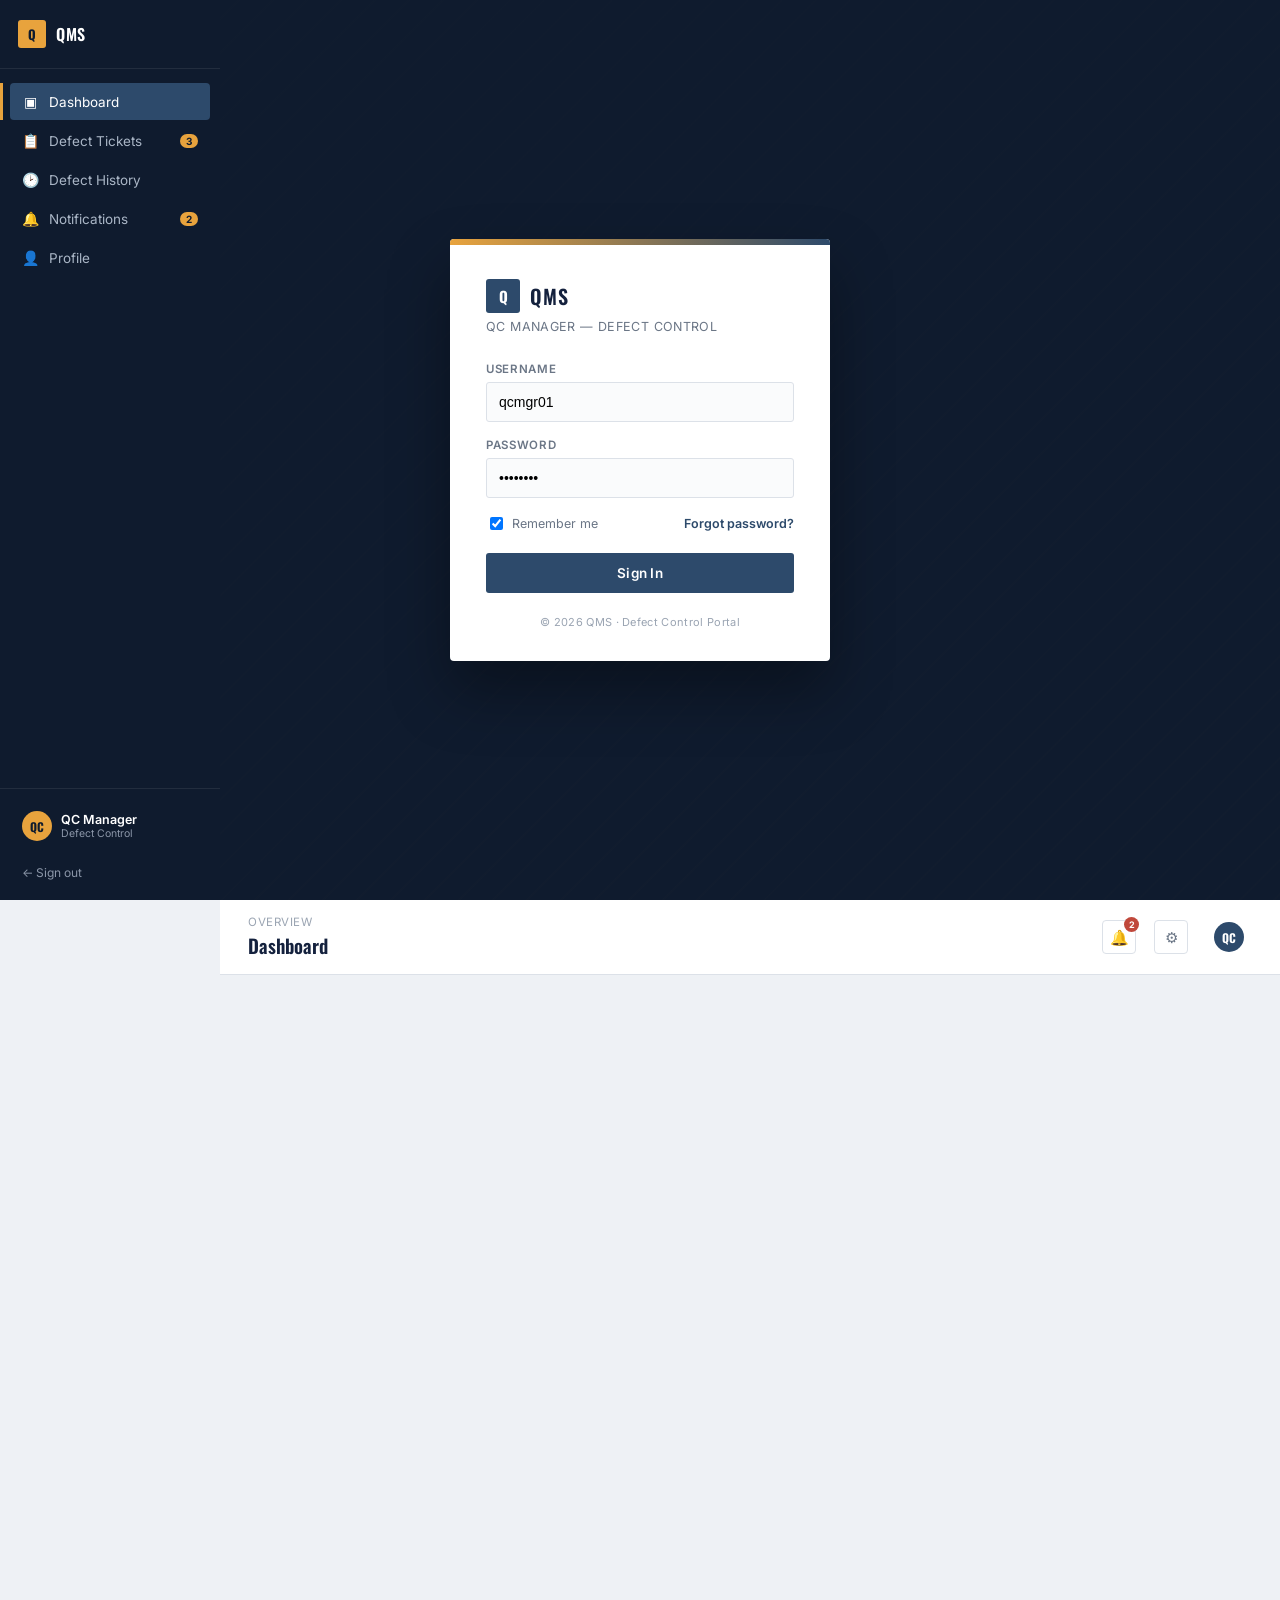
<file: defect-control-module/index.html>
<!DOCTYPE html>
<html lang="vi">

<head>
  <meta charset="UTF-8">
  <meta name="viewport" content="width=device-width, initial-scale=1.0">
  <title>QMS — Defect Control</title>
  <link rel="preconnect" href="https://fonts.googleapis.com">
  <link
    href="https://fonts.googleapis.com/css2?family=Oswald:wght@400;500;600;700&family=Inter:wght@400;500;600;700&family=IBM+Plex+Mono:wght@400;500;600&display=swap"
    rel="stylesheet">
  <style>
    :root {
      --ink: #14213D;
      --steel: #2D4A6B;
      --steel-light: #4A6C8F;
      --steel-dark: #0F1B2E;
      --amber: #E8A33D;
      --amber-dark: #C7841F;
      --red: #C0483B;
      --red-bg: #FBEAE8;
      --green: #2F8F6E;
      --green-bg: #E7F3EF;
      --bg: #EEF1F5;
      --card: #FFFFFF;
      --border: #DCE1E8;
      --muted: #6B7686;
      --muted-2: #9AA4B2;
    }

    * {
      box-sizing: border-box;
    }

    body {
      margin: 0;
      background: var(--bg);
      color: var(--ink);
      font-family: 'Inter', sans-serif;
      font-size: 14px;
    }

    h1,
    h2,
    h3,
    h4,
    .disp {
      font-family: 'Oswald', sans-serif;
      letter-spacing: .02em;
      text-transform: none;
      color: var(--ink);
      margin: 0;
    }

    .mono {
      font-family: 'IBM Plex Mono', monospace;
    }

    button {
      font-family: 'Inter', sans-serif;
      cursor: pointer;
    }

    a {
      color: inherit;
    }

    ::selection {
      background: var(--amber);
      color: #fff;
    }

    /* ---------- LOGIN ---------- */
    #loginScreen {
      min-height: 100vh;
      display: flex;
      align-items: center;
      justify-content: center;
      background:
        linear-gradient(160deg, rgba(15, 27, 46, .94), rgba(15, 27, 46, .85)),
        repeating-linear-gradient(135deg, rgba(232, 163, 61, .06) 0 2px, transparent 2px 24px);
      background-color: var(--steel-dark);
    }

    .login-card {
      width: 380px;
      background: var(--card);
      border-radius: 4px;
      padding: 40px 36px 32px;
      box-shadow: 0 30px 60px rgba(0, 0, 0, .35);
      position: relative;
    }

    .login-card:before {
      content: "";
      position: absolute;
      top: 0;
      left: 0;
      right: 0;
      height: 6px;
      background: linear-gradient(90deg, var(--amber), var(--steel));
      border-radius: 4px 4px 0 0;
    }

    .brand-mark {
      display: flex;
      align-items: center;
      gap: 10px;
      margin-bottom: 6px;
    }

    .brand-mark .sq {
      width: 34px;
      height: 34px;
      background: var(--steel);
      border-radius: 3px;
      display: flex;
      align-items: center;
      justify-content: center;
      color: #fff;
      font-family: 'Oswald';
      font-weight: 700;
      font-size: 15px;
    }

    .brand-mark .name {
      font-family: 'Oswald';
      font-weight: 600;
      font-size: 20px;
      letter-spacing: .06em;
    }

    .login-sub {
      color: var(--muted);
      font-size: 12.5px;
      margin-bottom: 28px;
      letter-spacing: .03em;
      text-transform: uppercase;
    }

    .field {
      margin-bottom: 16px;
    }

    .field label {
      display: block;
      font-size: 11.5px;
      color: var(--muted);
      text-transform: uppercase;
      letter-spacing: .06em;
      margin-bottom: 6px;
      font-weight: 600;
    }

    .field input {
      width: 100%;
      padding: 11px 12px;
      border: 1px solid var(--border);
      border-radius: 3px;
      font-size: 14px;
      background: #FAFBFC;
      transition: .15s;
    }

    .field input:focus {
      outline: none;
      border-color: var(--steel);
      background: #fff;
    }

    .login-row {
      display: flex;
      justify-content: space-between;
      align-items: center;
      font-size: 12.5px;
      color: var(--muted);
      margin: 14px 0 20px;
    }

    .btn {
      border: none;
      border-radius: 3px;
      padding: 12px 18px;
      font-size: 13.5px;
      font-weight: 600;
      letter-spacing: .02em;
      transition: .15s;
    }

    .btn-primary {
      background: var(--steel);
      color: #fff;
      width: 100%;
    }

    .btn-primary:hover {
      background: var(--ink);
    }

    .login-err {
      background: var(--red-bg);
      color: var(--red);
      font-size: 12.5px;
      padding: 8px 10px;
      border-radius: 3px;
      margin-bottom: 14px;
      display: none;
    }

    .login-foot {
      text-align: center;
      color: var(--muted-2);
      font-size: 11px;
      margin-top: 22px;
      letter-spacing: .03em;
    }

    /* ---------- APP SHELL ---------- */
    #appShell {
      display: none;
      min-height: 100vh;
    }

    .sidebar {
      width: 220px;
      background: var(--steel-dark);
      color: #cfd8e3;
      flex-shrink: 0;
      position: fixed;
      top: 0;
      bottom: 0;
      left: 0;
      display: flex;
      flex-direction: column;
    }

    .sb-brand {
      display: flex;
      align-items: center;
      gap: 10px;
      padding: 20px 18px;
      border-bottom: 1px solid rgba(255, 255, 255, .08);
    }

    .sb-brand .sq {
      width: 28px;
      height: 28px;
      background: var(--amber);
      border-radius: 3px;
      display: flex;
      align-items: center;
      justify-content: center;
      color: var(--steel-dark);
      font-family: 'Oswald';
      font-weight: 700;
      font-size: 13px;
    }

    .sb-brand .name {
      font-family: 'Oswald';
      font-weight: 600;
      font-size: 16px;
      color: #fff;
      letter-spacing: .04em;
    }

    .sb-nav {
      flex: 1;
      padding: 14px 10px;
    }

    .sb-item {
      display: flex;
      align-items: center;
      gap: 11px;
      padding: 10px 12px;
      border-radius: 4px;
      font-size: 13.5px;
      color: #aab6c6;
      margin-bottom: 2px;
      cursor: pointer;
      transition: .12s;
      position: relative;
    }

    .sb-item:hover {
      background: rgba(255, 255, 255, .06);
      color: #fff;
    }

    .sb-item.active {
      background: var(--steel);
      color: #fff;
    }

    .sb-item.active:before {
      content: "";
      position: absolute;
      left: -10px;
      top: 0;
      bottom: 0;
      width: 3px;
      background: var(--amber);
    }

    .sb-item .ic {
      width: 16px;
      text-align: center;
      font-size: 14px;
    }

    .sb-item .bd {
      margin-left: auto;
      background: var(--amber);
      color: var(--steel-dark);
      font-size: 10px;
      font-weight: 700;
      padding: 1px 6px;
      border-radius: 8px;
    }

    .sb-foot {
      padding: 14px;
      border-top: 1px solid rgba(255, 255, 255, .08);
    }

    .sb-user {
      display: flex;
      align-items: center;
      gap: 9px;
      padding: 8px;
      border-radius: 4px;
    }

    .sb-user .av {
      width: 30px;
      height: 30px;
      border-radius: 50%;
      background: var(--amber);
      color: var(--steel-dark);
      display: flex;
      align-items: center;
      justify-content: center;
      font-weight: 700;
      font-family: 'Oswald';
      font-size: 12px;
    }

    .sb-user .nm {
      font-size: 12.5px;
      color: #fff;
      font-weight: 600;
    }

    .sb-user .rl {
      font-size: 10.5px;
      color: #8b96a8;
    }

    .sb-logout {
      margin-top: 10px;
      font-size: 12px;
      color: #8b96a8;
      cursor: pointer;
      padding: 6px 8px;
    }

    .sb-logout:hover {
      color: #fff;
    }

    .main {
      margin-left: 220px;
      flex: 1;
      min-height: 100vh;
      display: flex;
      flex-direction: column;
      width: calc(100% - 220px);
    }

    .topbar {
      background: #fff;
      border-bottom: 1px solid var(--border);
      padding: 14px 28px;
      display: flex;
      align-items: center;
      justify-content: space-between;
    }

    .tb-title {
      font-family: 'Oswald';
      font-size: 19px;
      font-weight: 600;
    }

    .tb-crumb {
      font-size: 11.5px;
      color: var(--muted-2);
      text-transform: uppercase;
      letter-spacing: .05em;
      margin-bottom: 2px;
    }

    .tb-right {
      display: flex;
      align-items: center;
      gap: 18px;
    }

    .icon-btn {
      position: relative;
      width: 34px;
      height: 34px;
      border-radius: 4px;
      border: 1px solid var(--border);
      background: #fff;
      display: flex;
      align-items: center;
      justify-content: center;
      font-size: 15px;
      color: var(--muted);
    }

    .icon-btn .dot {
      position: absolute;
      top: -4px;
      right: -4px;
      width: 15px;
      height: 15px;
      background: var(--red);
      color: #fff;
      font-size: 9px;
      border-radius: 50%;
      display: flex;
      align-items: center;
      justify-content: center;
      font-weight: 700;
    }

    .content {
      padding: 26px 28px 50px;
      flex: 1;
    }

    /* ---------- SHARED COMPONENTS ---------- */
    .grid-4 {
      display: grid;
      grid-template-columns: repeat(4, 1fr);
      gap: 14px;
      margin-bottom: 22px;
    }

    .kpi {
      background: #fff;
      border: 1px solid var(--border);
      border-radius: 5px;
      padding: 16px 18px;
      border-left: 4px solid var(--steel);
    }

    .kpi.amber {
      border-left-color: var(--amber);
    }

    .kpi.green {
      border-left-color: var(--green);
    }

    .kpi.red {
      border-left-color: var(--red);
    }

    .kpi .num {
      font-family: 'Oswald';
      font-size: 30px;
      font-weight: 600;
      line-height: 1;
    }

    .kpi .lbl {
      font-size: 11.5px;
      color: var(--muted);
      text-transform: uppercase;
      letter-spacing: .05em;
      margin-top: 6px;
    }

    .panel {
      background: #fff;
      border: 1px solid var(--border);
      border-radius: 5px;
    }

    .panel-head {
      padding: 14px 18px;
      border-bottom: 1px solid var(--border);
      display: flex;
      align-items: center;
      justify-content: space-between;
    }

    .panel-head h3 {
      font-size: 15px;
      font-weight: 600;
    }

    .panel-head .link {
      font-size: 12px;
      color: var(--steel);
      font-weight: 600;
      cursor: pointer;
    }

    .panel-body {
      padding: 16px 18px;
    }

    .two-col {
      display: grid;
      grid-template-columns: 1.5fr 1fr;
      gap: 16px;
      align-items: start;
    }

    /* work-order tag card (signature element) */
    .wo-tag {
      position: relative;
      border: 1px solid var(--border);
      border-radius: 5px;
      background: #fff;
      padding: 16px 16px 16px 22px;
      margin-bottom: 10px;
      overflow: hidden;
      transition: .15s;
      cursor: pointer;
    }

    .wo-tag:hover {
      box-shadow: 0 4px 14px rgba(20, 33, 61, .08);
      transform: translateY(-1px);
    }

    .wo-tag:before {
      content: "";
      position: absolute;
      left: 0;
      top: 0;
      bottom: 0;
      width: 6px;
      background: var(--steel);
    }

    .wo-tag.p-high:before {
      background: var(--red);
    }

    .wo-tag.p-medium:before {
      background: var(--amber);
    }

    .wo-tag.p-low:before {
      background: var(--muted-2);
    }

    .wo-tag:after {
      content: "";
      position: absolute;
      left: -1px;
      top: 50%;
      width: 12px;
      height: 12px;
      background: var(--bg);
      border: 1px solid var(--border);
      border-radius: 50%;
      transform: translate(-50%, -50%);
    }

    .wo-head {
      display: flex;
      justify-content: space-between;
      align-items: flex-start;
      margin-bottom: 10px;
    }

    .wo-ids {
      display: flex;
      gap: 18px;
      flex-wrap: wrap;
    }

    .wo-id .k {
      font-size: 10px;
      color: var(--muted-2);
      text-transform: uppercase;
      letter-spacing: .05em;
    }

    .wo-id .v {
      font-family: 'IBM Plex Mono';
      font-size: 13.5px;
      font-weight: 600;
    }

    .status-chip {
      font-size: 10.5px;
      font-weight: 700;
      padding: 4px 9px;
      border-radius: 11px;
      text-transform: uppercase;
      letter-spacing: .03em;
      white-space: nowrap;
    }

    .st-wait {
      background: #FDF1DE;
      color: var(--amber-dark);
    }

    .st-progress {
      background: #E4EBF3;
      color: var(--steel);
    }

    .st-paused {
      background: #F1E9FB;
      color: #6C4BB6;
    }

    .st-completed {
      background: var(--green-bg);
      color: var(--green);
    }

    .st-overdue {
      background: var(--red-bg);
      color: var(--red);
    }

    .wo-meta {
      display: flex;
      gap: 20px;
      flex-wrap: wrap;
      font-size: 12.5px;
      color: var(--muted);
      border-top: 1px dashed var(--border);
      padding-top: 10px;
      margin-top: 2px;
    }

    .wo-meta b {
      color: var(--ink);
      font-weight: 600;
    }

    .barcode {
      height: 22px;
      background: repeating-linear-gradient(90deg, var(--ink) 0 2px, transparent 2px 4px, var(--ink) 4px 5px, transparent 5px 8px);
      opacity: .55;
      margin-top: 10px;
      width: 140px;
    }

    .btn-sm {
      padding: 7px 13px;
      font-size: 12.5px;
      border-radius: 3px;
      font-weight: 600;
      border: 1px solid var(--border);
      background: #fff;
      color: var(--ink);
    }

    .btn-sm:hover {
      background: var(--bg);
    }

    .btn-steel {
      background: var(--steel);
      color: #fff;
      border-color: var(--steel);
    }

    .btn-steel:hover {
      background: var(--ink);
    }

    .btn-green {
      background: var(--green);
      color: #fff;
      border-color: var(--green);
    }

    .btn-green:hover {
      background: #256e56;
    }

    .btn-red {
      background: #fff;
      color: var(--red);
      border-color: var(--red);
    }

    .btn-red:hover {
      background: var(--red-bg);
    }

    .btn-amber {
      background: var(--amber);
      color: #fff;
      border-color: var(--amber);
    }

    .btn-amber:hover {
      background: var(--amber-dark);
    }

    .btn-ghost {
      background: transparent;
      border: 1px solid var(--border);
      color: var(--muted);
    }

    .search-bar {
      display: flex;
      gap: 10px;
      margin-bottom: 16px;
      flex-wrap: wrap;
    }

    .search-bar input,
    .search-bar select {
      padding: 9px 11px;
      border: 1px solid var(--border);
      border-radius: 3px;
      font-size: 13px;
      background: #fff;
    }

    .search-bar input {
      flex: 1;
      min-width: 200px;
    }

    /* detail screen */
    .back-link {
      display: flex;
      align-items: center;
      gap: 6px;
      font-size: 12.5px;
      color: var(--muted);
      cursor: pointer;
      margin-bottom: 14px;
      font-weight: 600;
    }

    .back-link:hover {
      color: var(--steel);
    }

    .detail-head {
      display: flex;
      justify-content: space-between;
      align-items: center;
      margin-bottom: 18px;
    }

    .detail-head .idline {
      font-family: 'Oswald';
      font-size: 22px;
      font-weight: 600;
      display: flex;
      align-items: center;
      gap: 12px;
    }

    .field-grid {
      display: grid;
      grid-template-columns: 1fr 1fr;
      gap: 12px 20px;
    }

    .field-grid .fk {
      font-size: 11px;
      text-transform: uppercase;
      letter-spacing: .05em;
      color: var(--muted-2);
      margin-bottom: 3px;
    }

    .field-grid .fv {
      font-size: 14px;
      font-weight: 600;
      color: var(--ink);
    }

    .field-grid .fv.mono {
      font-family: 'IBM Plex Mono';
    }

    .field-grid .fv.warn {
      color: var(--red);
    }

    .field-grid .fv.ok {
      color: var(--green);
    }

    .sect-title {
      font-size: 11px;
      text-transform: uppercase;
      letter-spacing: .06em;
      color: var(--steel);
      font-weight: 700;
      margin: 0 0 12px;
      padding-bottom: 8px;
      border-bottom: 2px solid var(--bg);
    }

    .stack {
      display: flex;
      flex-direction: column;
      gap: 14px;
    }

    .img-thumbs {
      display: flex;
      gap: 8px;
    }

    .img-thumb {
      width: 64px;
      height: 64px;
      border-radius: 4px;
      background: linear-gradient(135deg, #c9d2dc, #a9b6c4);
      border: 1px solid var(--border);
      display: flex;
      align-items: center;
      justify-content: center;
      color: #fff;
      font-size: 18px;
      cursor: pointer;
    }

    /* repair working */
    .timer-box {
      background: var(--steel-dark);
      color: #fff;
      border-radius: 6px;
      padding: 20px 24px;
      display: flex;
      align-items: center;
      justify-content: space-between;
      margin-bottom: 18px;
    }

    .timer-box .tval {
      font-family: 'IBM Plex Mono';
      font-size: 34px;
      font-weight: 600;
      letter-spacing: .03em;
    }

    .timer-box .tlbl {
      font-size: 11px;
      text-transform: uppercase;
      letter-spacing: .06em;
      color: #9fb0c4;
      margin-top: 2px;
    }

    .checklist-item {
      display: flex;
      align-items: center;
      gap: 10px;
      padding: 9px 0;
      border-bottom: 1px solid var(--bg);
      font-size: 13.5px;
    }

    .checklist-item input {
      width: 17px;
      height: 17px;
      accent-color: var(--steel);
    }

    .checklist-item.done label {
      text-decoration: line-through;
      color: var(--muted-2);
    }

    textarea {
      width: 100%;
      border: 1px solid var(--border);
      border-radius: 4px;
      padding: 10px;
      font-family: 'Inter';
      font-size: 13.5px;
      resize: vertical;
    }

    .mat-row {
      display: flex;
      gap: 10px;
      margin-bottom: 8px;
    }

    .mat-row input {
      flex: 1;
      padding: 8px 10px;
      border: 1px solid var(--border);
      border-radius: 3px;
      font-size: 13px;
    }

    .radio-line {
      display: flex;
      align-items: center;
      gap: 9px;
      padding: 8px 0;
      font-size: 13.5px;
    }

    .radio-line input {
      width: 16px;
      height: 16px;
      accent-color: var(--steel);
    }

    /* history table */
    table {
      width: 100%;
      border-collapse: collapse;
    }

    th {
      text-align: left;
      font-size: 10.5px;
      text-transform: uppercase;
      letter-spacing: .05em;
      color: var(--muted-2);
      padding: 9px 10px;
      border-bottom: 2px solid var(--bg);
    }

    td {
      padding: 11px 10px;
      font-size: 13px;
      border-bottom: 1px solid var(--bg);
    }

    tr:hover td {
      background: #FAFBFC;
    }

    .pass-tag {
      color: var(--green);
      font-weight: 700;
      font-size: 11.5px;
    }

    /* modal */
    .modal-overlay {
      display: none;
      position: fixed;
      inset: 0;
      background: rgba(15, 27, 46, .55);
      z-index: 100;
      align-items: center;
      justify-content: center;
      padding: 20px;
    }

    .modal-overlay.open {
      display: flex;
    }

    .modal-box {
      background: #fff;
      border-radius: 6px;
      max-width: 480px;
      width: 100%;
      padding: 26px;
      max-height: 88vh;
      overflow-y: auto;
    }

    .modal-box.wide {
      max-width: 640px;
    }

    .modal-title {
      font-family: 'Oswald';
      font-size: 18px;
      font-weight: 600;
      margin-bottom: 18px;
      display: flex;
      justify-content: space-between;
      align-items: center;
    }

    .modal-close {
      cursor: pointer;
      color: var(--muted);
      font-size: 18px;
    }

    .modal-actions {
      display: flex;
      gap: 10px;
      margin-top: 20px;
      justify-content: flex-end;
    }

    .toast {
      position: fixed;
      bottom: 24px;
      right: 24px;
      background: var(--ink);
      color: #fff;
      padding: 13px 20px;
      border-radius: 4px;
      font-size: 13px;
      font-weight: 600;
      box-shadow: 0 8px 24px rgba(0, 0, 0, .25);
      z-index: 200;
      display: none;
      align-items: center;
      gap: 9px;
    }

    .toast .tk {
      color: var(--green);
    }

    /* ---------- QUARANTINE REPORT (print form) ---------- */
    .qr-doc {
      background: #fff;
      font-family: 'Inter';
      color: #111;
    }

    .qr-h1 {
      font-family: Georgia, 'Times New Roman', serif;
      font-size: 26px;
      font-weight: 700;
      letter-spacing: .02em;
    }

    .qr-topline {
      display: flex;
      justify-content: space-between;
      align-items: flex-start;
      border-bottom: 3px solid var(--ink);
      padding-bottom: 14px;
      margin-bottom: 18px;
    }

    .qr-meta-box {
      text-align: right;
      font-size: 12.5px;
    }

    .qr-meta-box .row {
      margin-bottom: 3px;
    }

    .qr-meta-box b {
      display: inline-block;
      min-width: 80px;
      text-align: left;
      color: var(--muted);
      font-weight: 600;
    }

    .qr-section-title {
      font-size: 12px;
      font-weight: 700;
      letter-spacing: .06em;
      background: var(--ink);
      color: #fff;
      padding: 5px 10px;
      margin: 18px 0 10px;
    }

    .qr-grid {
      display: grid;
      grid-template-columns: 1fr 1fr;
      gap: 0;
      border: 1px solid var(--border);
    }

    .qr-cell {
      padding: 10px 14px;
      border-bottom: 1px solid var(--border);
      border-right: 1px solid var(--border);
    }

    .qr-cell:nth-child(2n) {
      border-right: none;
    }

    .qr-cell.full {
      grid-column: 1/3;
      border-right: none;
    }

    .qr-cell .en {
      font-weight: 700;
      font-size: 13px;
    }

    .qr-cell .vn {
      font-style: italic;
      color: var(--muted);
      font-size: 11.5px;
      margin-bottom: 4px;
    }

    .qr-cell .val {
      font-size: 14px;
      margin-top: 2px;
    }

    .qr-photos {
      display: grid;
      grid-template-columns: repeat(5, 1fr);
      gap: 10px;
      margin-top: 8px;
    }

    .qr-photo {
      aspect-ratio: 1;
      background: #F2F4F7;
      border: 1px solid var(--border);
      border-radius: 3px;
      display: flex;
      align-items: center;
      justify-content: center;
      color: var(--muted-2);
      font-size: 10px;
      text-align: center;
      padding: 6px;
    }

    .qr-actions {
      display: flex;
      justify-content: flex-end;
      gap: 10px;
      margin-bottom: 16px;
    }

    @media print {
      body * {
        visibility: hidden;
      }

      .quarantine-print,
      .quarantine-print * {
        visibility: visible;
      }

      .quarantine-print {
        position: absolute;
        top: 0;
        left: 0;
        width: 100%;
        padding: 20px;
      }

      .qr-actions {
        display: none;
      }

      .modal-overlay {
        position: absolute;
        background: none;
      }

      .modal-box {
        box-shadow: none;
        max-height: none;
        overflow: visible;
      }
    }

    @media (max-width:900px) {
      .sidebar {
        display: none;
      }

      .main {
        margin-left: 0;
        width: 100%;
      }

      .grid-4 {
        grid-template-columns: 1fr 1fr;
      }

      .two-col {
        grid-template-columns: 1fr;
      }

      .field-grid {
        grid-template-columns: 1fr;
      }

      .qr-photos {
        grid-template-columns: repeat(2, 1fr);
      }
    }
  </style>
</head>

<body>

  <!-- ============ LOGIN ============ -->
  <div id="loginScreen">
    <div class="login-card">
      <div class="brand-mark">
        <div class="sq">Q</div>
        <div class="name">QMS</div>
      </div>
      <div class="login-sub">QC Manager — Defect Control</div>
      <div class="login-err" id="loginErr">Sai tài khoản hoặc mật khẩu. Vui lòng thử lại.</div>
      <div class="field"><label>Username</label><input id="loginUser" value="qcmgr01" placeholder="Nhập tên đăng nhập">
      </div>
      <div class="field"><label>Password</label><input id="loginPass" type="password" value="••••••••"
          placeholder="Nhập mật khẩu"></div>
      <div class="login-row">
        <label style="display:flex;align-items:center;gap:6px;"><input type="checkbox" checked> Remember me</label>
        <span style="color:var(--steel);font-weight:600;cursor:pointer;">Forgot password?</span>
      </div>
      <button class="btn btn-primary" onclick="doLogin()">Sign In</button>
      <div class="login-foot">© 2026 QMS · Defect Control Portal</div>
    </div>
  </div>

  <!-- ============ APP SHELL ============ -->
  <div id="appShell" style="display:flex;">
    <div class="sidebar">
      <div class="sb-brand">
        <div class="sq">Q</div>
        <div class="name">QMS</div>
      </div>
      <div class="sb-nav">
        <div class="sb-item active" data-view="dashboard" onclick="go('dashboard')"><span class="ic">&#9635;</span>
          Dashboard</div>
        <div class="sb-item" data-view="tickets" onclick="go('tickets')"><span class="ic">&#128203;</span> Defect
          Tickets <span class="bd" id="navTicketBadge">3</span></div>
        <div class="sb-item" data-view="history" onclick="go('history')"><span class="ic">&#128337;</span> Defect
          History</div>
        <div class="sb-item" data-view="notif" onclick="go('notif')"><span class="ic">&#128276;</span> Notifications
          <span class="bd">2</span>
        </div>
        <div class="sb-item" data-view="profile" onclick="go('profile')"><span class="ic">&#128100;</span> Profile</div>
      </div>
      <div class="sb-foot">
        <div class="sb-user">
          <div class="av">QC</div>
          <div>
            <div class="nm">QC Manager</div>
            <div class="rl">Defect Control</div>
          </div>
        </div>
        <div class="sb-logout" onclick="doLogout()">&#8592; Sign out</div>
      </div>
    </div>

    <div class="main">
      <div class="topbar">
        <div>
          <div class="tb-crumb" id="tbCrumb">Overview</div>
          <div class="tb-title" id="tbTitle">Dashboard</div>
        </div>
        <div class="tb-right">
          <div class="icon-btn">&#128276;<span class="dot">2</span></div>
          <div class="icon-btn">&#9881;</div>
          <div class="sb-user" style="background:transparent;">
            <div class="av" style="background:var(--steel);color:#fff;">QC</div>
          </div>
        </div>
      </div>
      <div class="content" id="content"></div>
    </div>
  </div>

  <!-- ============ MODALS ============ -->
  <div class="modal-overlay" id="modalPause">
    <div class="modal-box">
      <div class="modal-title">Hold Defect Review <span class="modal-close"
          onclick="closeModal('modalPause')">&times;</span></div>
      <div style="font-size:12px;color:var(--muted);margin-bottom:4px;">Hold Reason</div>
      <div id="pauseReasons">
        <label class="radio-line"><input type="radio" name="pr" checked> Waiting Additional Evidence</label>
        <label class="radio-line"><input type="radio" name="pr"> Pending Lab Result</label>
        <label class="radio-line"><input type="radio" name="pr"> Need Supervisor Sign-off</label>
        <label class="radio-line"><input type="radio" name="pr"> Awaiting Re-inspection</label>
        <label class="radio-line"><input type="radio" name="pr"> Other</label>
      </div>
      <div class="field" style="margin-top:10px;"><label>Notes</label><textarea rows="2"
          placeholder="Ghi chú thêm..."></textarea></div>
      <div class="modal-actions">
        <button class="btn-sm btn-ghost" onclick="closeModal('modalPause')">Cancel</button>
        <button class="btn-sm btn-amber" onclick="confirmPause()">Hold Review</button>
      </div>
    </div>
  </div>

  <div class="modal-overlay" id="modalComplete">
    <div class="modal-box wide">
      <div class="modal-title">Close Defect Case <span class="modal-close"
          onclick="closeModal('modalComplete')">&times;</span></div>
      <div class="field"><label>Resolution Summary</label><textarea rows="3"
          placeholder="Mô tả kết quả xử lý lỗi...">Defect verified and corrective action confirmed. Product re-inspected and cleared.</textarea>
      </div>
      <div class="field"><label>Final Verdict</label>
        <div style="display:flex;gap:16px;">
          <label class="radio-line"><input type="radio" name="rr" checked> Accepted — Pass</label>
          <label class="radio-line"><input type="radio" name="rr"> Rejected — Rework Required</label>
        </div>
      </div>
      <div class="field"><label>Review Duration</label>
        <div style="display:flex;gap:8px;align-items:center;">
          <input type="number" value="01"
            style="width:64px;padding:8px;border:1px solid var(--border);border-radius:3px;text-align:center;font-family:'IBM Plex Mono';">
          <span style="font-size:12px;color:var(--muted);">hrs</span>
          <input type="number" value="30"
            style="width:64px;padding:8px;border:1px solid var(--border);border-radius:3px;text-align:center;font-family:'IBM Plex Mono';">
          <span style="font-size:12px;color:var(--muted);">min</span>
        </div>
      </div>
      <div class="modal-actions">
        <button class="btn-sm btn-ghost" onclick="closeModal('modalComplete')">Back</button>
        <button class="btn-sm btn-green" onclick="confirmComplete()">Submit &amp; Close Case</button>
      </div>
    </div>
  </div>

  <!-- QUARANTINE REPORT MODAL -->
  <div class="modal-overlay" id="modalQuarantine">
    <div class="modal-box wide quarantine-print">
      <div class="qr-actions">
        <button class="btn-sm btn-steel" onclick="window.print()">&#128424; Print</button>
        <button class="btn-sm btn-ghost" onclick="closeModal('modalQuarantine')">Close</button>
      </div>
      <div class="qr-doc" id="qrDocBody"><!-- filled by JS --></div>
    </div>
  </div>

  <div class="toast" id="toast"><span class="tk">&#10003;</span><span id="toastMsg">Saved</span></div>

  <script>
    /* ================= MOCK DATA ================= */
    const tickets = [
      {
        id: "61100", branchITW: "VFR2.1", branchFGW: "FGW-02", itemCode: "022296-AA", partcode: "01832496-WP",
        woQty: 225, inspector: "6683", inspectorName: "Lê Thị Xuân", inspectorDept: "2QCD", stage: "Final",
        inspectedDate: "30 Jun 2026", inspectedTime: "14:25:30", inspectedQty: 1, passQty: 0, failQty: 1, quarantine: "YES",
        defectCode: "D-001", defectCategory: "Scratch", defectOwner: "Mechanical", inspectorRecommend: "Repair",
        repairDept: "Mechanical", remark: "Surface damage on shaft housing.", priority: "High", deadline: "Today 16:00",
        status: "Waiting Review", repairMethod: "Replace Shaft", repairType: "Repair", defectName: "Broken Shaft",
        quarantineReportNo: "TR2606-05494", quarantineDate: "26 Jun 2026", customerName: "Fleetwood Fine Furniture",
        itemName: "Nightstand 28 inch — Left Single Metro", totalOrder: 123, qtyQuarantine: 4, whereDetected: "Final — CAR2-S5",
        defectDescCode: "F-04", defectDescText: "Adhesion not good enough"
      },
      {
        id: "61082", branchITW: "VFR2.1", branchFGW: "FGW-01", itemCode: "012345-AB", partcode: "91122344-ZZ",
        woQty: 180, inspector: "6701", inspectorName: "Trần Văn Hùng", inspectorDept: "1QCD", stage: "IPQC",
        inspectedDate: "29 Jun 2026", inspectedTime: "09:12:00", inspectedQty: 2, passQty: 0, failQty: 2, quarantine: "YES",
        defectCode: "D-014", defectCategory: "Leakage", defectOwner: "Assembly", inspectorRecommend: "Repair",
        repairDept: "Assembly", remark: "Oil leakage at joint seal.", priority: "Medium", deadline: "Today 17:00",
        status: "Under Review", repairMethod: "Reseal Joint", repairType: "Repair", defectName: "Oil Leakage",
        quarantineReportNo: "TR2606-05471", quarantineDate: "29 Jun 2026", customerName: "Fleetwood Fine Furniture",
        itemName: "Dresser 6-Drawer — Metro", totalOrder: 180, qtyQuarantine: 2, whereDetected: "IPQC — CAR1-S2",
        defectDescCode: "F-11", defectDescText: "Seal joint leakage detected"
      },
      {
        id: "61075", branchITW: "VFR2.1", branchFGW: "FGW-02", itemCode: "066577-BB", partcode: "33221100-YY",
        woQty: 96, inspector: "6683", inspectorName: "Lê Thị Xuân", inspectorDept: "2QCD", stage: "Incoming",
        inspectedDate: "25 May 2026", inspectedTime: "11:40:00", inspectedQty: 3, passQty: 0, failQty: 3, quarantine: "YES",
        defectCode: "D-022", defectCategory: "Surface Scratch", defectOwner: "Mechanical", inspectorRecommend: "Repair",
        repairDept: "Mechanical", remark: "Multiple scratches on veneer surface.", priority: "High", deadline: "25 May 18:00",
        status: "Under Review", repairMethod: "Sand & Refinish", repairType: "Repair", defectName: "Surface Scratch",
        quarantineReportNo: "TR2605-04982", quarantineDate: "25 May 2026", customerName: "Fleetwood Fine Furniture",
        itemName: "Bedside Table 24 inch", totalOrder: 96, qtyQuarantine: 3, whereDetected: "Incoming — RCV-04",
        defectDescCode: "F-02", defectDescText: "Surface scratch beyond tolerance"
      },
      {
        id: "61050", branchITW: "VFR2.1", branchFGW: "FGW-03", itemCode: "055555-CC", partcode: "55443322-XX",
        woQty: 60, inspector: "6710", inspectorName: "Phạm Thị Mai", inspectorDept: "3QCD", stage: "Final",
        inspectedDate: "28 May 2026", inspectedTime: "15:02:00", inspectedQty: 1, passQty: 1, failQty: 0, quarantine: "NO",
        defectCode: "D-030", defectCategory: "Noise", defectOwner: "Mechanical", inspectorRecommend: "Repair",
        repairDept: "Mechanical", remark: "Minor operational noise, resolved.", priority: "Low", deadline: "28 May 16:00",
        status: "Closed", repairMethod: "Lubrication", repairType: "Repair", defectName: "Noise",
        quarantineReportNo: "TR2605-04910", quarantineDate: "28 May 2026", customerName: "Fleetwood Fine Furniture",
        itemName: "Nightstand 24 inch", totalOrder: 60, qtyQuarantine: 1, whereDetected: "Final — CAR3-S1",
        defectDescCode: "F-07", defectDescText: "Drawer slide operational noise"
      },
      {
        id: "61010", branchITW: "VFR2.1", branchFGW: "FGW-01", itemCode: "022211-DA", partcode: "98887766-WW",
        woQty: 200, inspector: "6683", inspectorName: "Lê Thị Xuân", inspectorDept: "2QCD", stage: "Final",
        inspectedDate: "24 May 2026", inspectedTime: "08:55:00", inspectedQty: 2, passQty: 0, failQty: 2, quarantine: "YES",
        defectCode: "D-041", defectCategory: "Overheating", defectOwner: "Electrical", inspectorRecommend: "Repair",
        repairDept: "Electrical", remark: "Motor overheating under load.", priority: "High", deadline: "24 May 17:00",
        status: "Overdue", repairMethod: "Replace Motor", repairType: "Repair", defectName: "Overheating",
        quarantineReportNo: "TR2605-04850", quarantineDate: "24 May 2026", customerName: "Fleetwood Fine Furniture",
        itemName: "Motorized Lift Table", totalOrder: 200, qtyQuarantine: 2, whereDetected: "Final — CAR1-S6",
        defectDescCode: "F-19", defectDescText: "Motor temperature exceeds spec"
      },
    ];

    const historyList = [
      { id: "61050", itemCode: "055555-CC", part: "55443322-XX", defect: "Noise", closed: "30 Jun 2026", duration: "1.8h", verdict: "PASS",
        startRepair: "28 May 2026 15:02", endRepair: "28 May 2026 16:50" },
      { id: "61010", itemCode: "022211-DA", part: "98887766-WW", defect: "Overheating", closed: "30 Jun 2026", duration: "2.1h", verdict: "PASS",
        startRepair: "24 May 2026 08:55", endRepair: "24 May 2026 11:01" },
      { id: "60980", itemCode: "099968-AA", part: "77665544-ZZ", defect: "Leakage", closed: "29 Jun 2026", duration: "2.5h", verdict: "PASS",
        startRepair: "28 Jun 2026 09:00", endRepair: "28 Jun 2026 11:30" },
      { id: "60970", itemCode: "011122-BB", part: "66554433-YY", defect: "Scratch", closed: "29 Jun 2026", duration: "1.5h", verdict: "PASS",
        startRepair: "28 Jun 2026 13:00", endRepair: "28 Jun 2026 14:30" },
      { id: "60960", itemCode: "033344-CC", part: "88779900-XX", defect: "Broken", closed: "28 Jun 2026", duration: "3.0h", verdict: "PASS",
        startRepair: "27 Jun 2026 08:00", endRepair: "27 Jun 2026 11:00" },
    ];

    let currentTicketId = null;

    /* ================= AUTH ================= */
    function doLogin() {
      document.getElementById('loginScreen').style.display = 'none';
      document.getElementById('appShell').style.display = 'flex';
      go('dashboard');
    }
    function doLogout() {
      document.getElementById('appShell').style.display = 'none';
      document.getElementById('loginScreen').style.display = 'flex';
    }

    /* ================= ROUTER ================= */
    const viewMeta = {
      dashboard: { crumb: "Overview", title: "Dashboard" },
      tickets: { crumb: "Defect Queue", title: "Defect Tickets" },
      detail: { crumb: "Defect Tickets", title: "Defect Ticket Detail" },
      working: { crumb: "Defect Ticket", title: "Defect Review" },
      history: { crumb: "Records", title: "Defect History" },
      notif: { crumb: "Inbox", title: "Notifications" },
      profile: { crumb: "Account", title: "Profile" }
    };

    function go(view, ticketId) {
      if (ticketId) currentTicketId = ticketId;
      document.querySelectorAll('.sb-item').forEach(i => i.classList.remove('active'));
      const navItem = document.querySelector('.sb-item[data-view="' + view + '"]');
      if (navItem) navItem.classList.add('active');
      document.getElementById('tbCrumb').textContent = viewMeta[view].crumb;
      document.getElementById('tbTitle').textContent = viewMeta[view].title;
      const c = document.getElementById('content');
      if (view === 'dashboard') c.innerHTML = renderDashboard();
      else if (view === 'tickets') c.innerHTML = renderTickets();
      else if (view === 'detail') c.innerHTML = renderDetail(currentTicketId);
      else if (view === 'working') c.innerHTML = renderWorking(currentTicketId);
      else if (view === 'history') c.innerHTML = renderHistory();
      else if (view === 'notif') c.innerHTML = renderNotif();
      else if (view === 'profile') c.innerHTML = renderProfile();
      window.scrollTo(0, 0);
    }

    function statusClass(s) {
      return { "Waiting Review": "st-wait", "Under Review": "st-progress", "Hold": "st-paused", "Closed": "st-completed", "Overdue": "st-overdue" }[s] || "st-wait";
    }
    function prClass(p) { return { "High": "p-high", "Medium": "p-medium", "Low": "p-low" }[p] || "p-low"; }

    /* ================= DASHBOARD ================= */
    function renderDashboard() {
      const wait = tickets.filter(t => t.status === "Waiting Review").length;
      const prog = tickets.filter(t => t.status === "Under Review").length;
      const done = tickets.filter(t => t.status === "Closed").length;
      const over = tickets.filter(t => t.status === "Overdue").length;
      const next = tickets.find(t => t.status === "Waiting Review") || tickets[0];
      return `
  <div style="margin-bottom:4px;font-size:13px;color:var(--muted);">Good Morning, <b style="color:var(--ink);">QC Manager</b> — here's the defect queue for today.</div>
  <div style="height:14px;"></div>
  <div class="grid-4">
    <div class="kpi amber"><div class="num">${wait}</div><div class="lbl">Waiting Review</div></div>
    <div class="kpi"><div class="num">${prog}</div><div class="lbl">Under Review</div></div>
    <div class="kpi green"><div class="num">${done}</div><div class="lbl">Closed Today</div></div>
    <div class="kpi red"><div class="num">${over}</div><div class="lbl">Overdue</div></div>
  </div>
  <div class="two-col">
    <div class="panel">
      <div class="panel-head"><h3>Upcoming Defect Review</h3><span class="link" onclick="go('tickets')">View all</span></div>
      <div class="panel-body">
        <div class="wo-tag ${prClass(next.priority)}" onclick="go('detail','${next.id}')">
          <div class="wo-head">
            <div class="wo-ids">
              <div class="wo-id"><div class="k">WO No.</div><div class="v">${next.id}</div></div>
              <div class="wo-id"><div class="k">Item Code</div><div class="v">${next.itemCode}</div></div>
              <div class="wo-id"><div class="k">Partcode</div><div class="v">${next.partcode}</div></div>
            </div>
            <span class="status-chip ${statusClass(next.status)}">${next.status}</span>
          </div>
          <div class="wo-meta">
            <span>Defect: <b>${next.defectName}</b></span>
            <span>Priority: <b>${next.priority}</b></span>
            <span>Deadline: <b>${next.deadline}</b></span>
          </div>
          <div class="barcode"></div>
        </div>
        <button class="btn-sm btn-steel" onclick="go('detail','${next.id}')">Open Defect Ticket &#8594;</button>
      </div>
    </div>
    <div class="panel">
      <div class="panel-head"><h3>Recent Notifications</h3><span class="link" onclick="go('notif')">View all</span></div>
      <div class="panel-body" style="display:flex;flex-direction:column;gap:12px;">
        <div style="font-size:13px;"><b>Defect Ticket Assigned</b><div style="color:var(--muted);font-size:12px;">WO${tickets[0].id} — Final Inspection Failed · 5m ago</div></div>
        <div style="font-size:13px;border-top:1px solid var(--bg);padding-top:12px;"><b>Re-inspection Requested</b><div style="color:var(--muted);font-size:12px;">WO${tickets[1].id} · 30m ago</div></div>
        <div style="font-size:13px;border-top:1px solid var(--bg);padding-top:12px;"><b>Defect Case Closed</b><div style="color:var(--muted);font-size:12px;">Cleared by QC · 1h ago</div></div>
      </div>
    </div>
  </div>`;
    }

    /* ================= TICKETS LIST ================= */
    function renderTickets() {
      const rows = tickets.map(t => `
    <div class="wo-tag ${prClass(t.priority)}" onclick="go('detail','${t.id}')">
      <div class="wo-head">
        <div class="wo-ids">
          <div class="wo-id"><div class="k">WO No.</div><div class="v">${t.id}</div></div>
          <div class="wo-id"><div class="k">Item Code</div><div class="v">${t.itemCode}</div></div>
          <div class="wo-id"><div class="k">Partcode</div><div class="v">${t.partcode}</div></div>
          <div class="wo-id"><div class="k">Stage</div><div class="v" style="font-family:'Inter';">${t.stage}</div></div>
        </div>
        <span class="status-chip ${statusClass(t.status)}">${t.status}</span>
      </div>
      <div class="wo-meta">
        <span>Defect: <b>${t.defectName}</b></span>
        <span>Department: <b>${t.repairDept}</b></span>
        <span>Priority: <b>${t.priority}</b></span>
        <span>Inspector: <b>${t.inspectorName}</b></span>
      </div>
    </div>`).join('');
      return `
  <div class="search-bar">
    <input placeholder="Search WO No, Item Code, Partcode...">
    <select><option>All Status</option><option>Waiting Review</option><option>Under Review</option><option>Overdue</option><option>Closed</option></select>
    <select><option>All Stages</option><option>Incoming</option><option>IPQC</option><option>Final</option></select>
  </div>
  ${rows}`;
    }

    /* ================= TICKET DETAIL ================= */
    function renderDetail(id) {
      const t = tickets.find(x => x.id === id) || tickets[0];
      return `
  <div class="back-link" onclick="go('tickets')">&#8592; Back to Defect Tickets</div>
  <div class="detail-head">
    <div class="idline">WO ${t.id} <span class="status-chip ${statusClass(t.status)}">${t.status}</span></div>
    <div style="display:flex;gap:10px;">
      <button class="btn-sm btn-ghost" onclick="openQuarantine('${t.id}')">&#128196; View Quarantine Report</button>
      <button class="btn-sm btn-red" onclick="showToast('Ticket rejected — returned to inspector')">Reject</button>
      <button class="btn-sm btn-green" onclick="acceptTicket('${t.id}')">Approve &amp; Start Review</button>
    </div>
  </div>

  <div class="two-col">
    <div class="stack">
      <div class="panel"><div class="panel-body">
        <div class="sect-title">Product Information</div>
        <div class="field-grid">
          <div><div class="fk">Branch (ITW)</div><div class="fv mono">${t.branchITW}</div></div>
          <div><div class="fk">Branch (FGW)</div><div class="fv mono">${t.branchFGW}</div></div>
          <div><div class="fk">WO No.</div><div class="fv mono">${t.id}</div></div>
          <div><div class="fk">Item Code</div><div class="fv mono">${t.itemCode}</div></div>
          <div><div class="fk">Partcode</div><div class="fv mono">${t.partcode}</div></div>
          <div><div class="fk">WO Quantity</div><div class="fv">${t.woQty} pcs</div></div>
          <div><div class="fk">Inspection Stage</div><div class="fv">${t.stage}</div></div>
        </div>
      </div></div>

      <div class="panel"><div class="panel-body">
        <div class="sect-title">QC Information</div>
        <div class="field-grid">
          <div><div class="fk">Inspector ID</div><div class="fv mono">${t.inspector}</div></div>
          <div><div class="fk">Inspector Name</div><div class="fv">${t.inspectorName}</div></div>
          <div><div class="fk">Inspector Dept</div><div class="fv">${t.inspectorDept}</div></div>
          <div><div class="fk">Inspected Date</div><div class="fv">${t.inspectedDate}</div></div>
          <div><div class="fk">Inspected Time</div><div class="fv mono">${t.inspectedTime}</div></div>
        </div>
      </div></div>

      <div class="panel"><div class="panel-body">
        <div class="sect-title">Inspection Result</div>
        <div class="field-grid">
          <div><div class="fk">Inspected Qty</div><div class="fv">${t.inspectedQty}</div></div>
          <div><div class="fk">Pass Qty</div><div class="fv ok">${t.passQty}</div></div>
          <div><div class="fk">Fail Qty</div><div class="fv warn">${t.failQty}</div></div>
          <div><div class="fk">Quarantine</div><div class="fv ${t.quarantine === 'YES' ? 'warn' : ''}">${t.quarantine}</div></div>
        </div>
      </div></div>

      <div class="panel"><div class="panel-body">
        <div class="sect-title">Defect Information</div>
        <div class="field-grid">
          <div><div class="fk">Defect Code</div><div class="fv mono">${t.defectCode}</div></div>
          <div><div class="fk">Defect Category</div><div class="fv">${t.defectCategory}</div></div>
          <div><div class="fk">Defect Owner</div><div class="fv">${t.defectOwner}</div></div>
          <div><div class="fk">Inspector Recommend</div><div class="fv">${t.inspectorRecommend}</div></div>
          <div><div class="fk">Repair Department</div><div class="fv">${t.repairDept}</div></div>
          <div><div class="fk">Remark</div><div class="fv" style="font-weight:500;">${t.remark}</div></div>
        </div>
      </div></div>
    </div>

    <div class="stack">
      <div class="panel"><div class="panel-body">
        <div class="sect-title">Repair Instruction</div>
        <div style="font-size:11.5px;color:var(--muted);margin-bottom:10px;">From Production Manager</div>
        <div class="field-grid">
          <div><div class="fk">Repair Method</div><div class="fv">${t.repairMethod}</div></div>
          <div><div class="fk">Repair Type</div><div class="fv">${t.repairType}</div></div>
          <div><div class="fk">Priority</div><div class="fv" style="color:${t.priority === 'High' ? 'var(--red)' : t.priority === 'Medium' ? 'var(--amber-dark)' : 'var(--muted)'};">${t.priority}</div></div>
          <div><div class="fk">Deadline</div><div class="fv">${t.deadline}</div></div>
        </div>
      </div></div>

      <div class="panel"><div class="panel-body">
        <div class="sect-title">Defect Images</div>
        <div class="img-thumbs">
          <div class="img-thumb">&#128247;</div><div class="img-thumb">&#128247;</div><div class="img-thumb">&#128247;</div>
        </div>
      </div></div>

      <div class="panel"><div class="panel-body">
        <div class="sect-title">Quarantine Report</div>
        <div style="font-size:12.5px;color:var(--muted);margin-bottom:10px;line-height:1.6;">
          Report No. <b class="mono" style="color:var(--ink);">${t.quarantineReportNo}</b><br>
          Dated ${t.quarantineDate} · Qty quarantined: <b style="color:var(--ink);">${t.qtyQuarantine}</b>
        </div>
        <button class="btn-sm btn-ghost" style="width:100%;" onclick="openQuarantine('${t.id}')">&#128196; View / Print Quarantine Report</button>
      </div></div>
    </div>
  </div>`;
    }

    function acceptTicket(id) {
      const t = tickets.find(x => x.id === id);
      if (t) t.status = "Under Review";
      go('working', id);
    }

    /* ================= QUARANTINE REPORT ================= */
    function openQuarantine(id) {
      const t = tickets.find(x => x.id === id);
      const photos = Array.from({ length: 5 }).map(() => `<div class="qr-photo">MC%, Sheen,<br>Adhesion</div>`).join('');
      document.getElementById('qrDocBody').innerHTML = `
    <div class="qr-topline">
      <div class="qr-h1">QUARANTINE REPORT</div>
      <div class="qr-meta-box">
        <div class="row"><b>Report No.</b> ${t.quarantineReportNo}</div>
        <div class="row"><b>Date</b> ${t.quarantineDate}</div>
      </div>
    </div>
    <div class="qr-section-title">GENERAL INFORMATION</div>
    <div class="qr-grid">
      <div class="qr-cell full"><div class="en">Customer Name</div><div class="vn">Tên khách hàng</div><div class="val">${t.customerName}</div></div>
      <div class="qr-cell"><div class="en">Branch Name</div><div class="vn">Tên chi nhánh</div><div class="val">${t.branchITW}</div></div>
      <div class="qr-cell"><div class="en">Item Name</div><div class="vn">Tên sản phẩm</div><div class="val">${t.itemName}</div></div>
      <div class="qr-cell"><div class="en">Works Order No.</div><div class="vn">Số đơn hàng</div><div class="val mono">${t.id}</div></div>
      <div class="qr-cell"><div class="en">Item Code</div><div class="vn">Mã sản phẩm</div><div class="val mono">${t.itemCode}</div></div>
      <div class="qr-cell"><div class="en">Total Order</div><div class="vn">Số lượng đơn hàng</div><div class="val">${t.totalOrder}</div></div>
      <div class="qr-cell"><div class="en">Qty's Quarantine</div><div class="vn">Số lượng lỗi</div><div class="val">${t.qtyQuarantine}</div></div>
      <div class="qr-cell"><div class="en">Defect Owner</div><div class="vn">Bộ phận chịu trách nhiệm</div><div class="val">${t.defectOwner}</div></div>
      <div class="qr-cell"><div class="en">Where Detected</div><div class="vn">Xảy ra tại</div><div class="val">${t.whereDetected}</div></div>
      <div class="qr-cell full"><div class="en">Defects Description</div><div class="vn">Mô tả vấn đề không phù hợp</div><div class="val">${t.defectDescCode} (${t.defectDescText})</div></div>
    </div>

    <div class="qr-section-title">PHOTOS REFERENCE / THAM KHẢO HÌNH ẢNH</div>
    <div class="qr-photos">${photos}</div>

    <div class="qr-section-title">CORRECTIVE &amp; PREVENTIVE ACTIONS</div>
    <div class="qr-grid">
      <div class="qr-cell"><div class="en">Corrective Action Plan</div><div class="vn">Repair (Sửa hàng - kiểm lại)</div><div class="val">${t.repairMethod} — assigned to ${t.repairDept}</div></div>
      <div class="qr-cell"><div class="en">Preventive Action</div><div class="vn">Hành động phòng ngừa</div><div class="val">Reinforce process check at ${t.whereDetected.split(' — ')[0]} stage.</div></div>
    </div>
  `;
      document.getElementById('modalQuarantine').classList.add('open');
    }

    /* ================= DEFECT REVIEW (working screen) ================= */
    function renderWorking(id) {
      const t = tickets.find(x => x.id === id) || tickets[0];
      const checklistItems = ["Verify Defect Description", "Review Photos Evidence", "Check Inspector Recommendation", "Assess Repair Feasibility", "Confirm Defect Owner"];
      const cl = checklistItems.map((c, i) => `
    <label class="checklist-item ${i < 3 ? 'done' : ''}">
      <input type="checkbox" ${i < 3 ? 'checked' : ''}> <span>${c}</span>
    </label>`).join('');
      return `
  <div class="back-link" onclick="go('detail','${t.id}')">&#8592; Back to detail</div>
  <div style="display:flex;gap:18px;font-size:13px;color:var(--muted);margin-bottom:14px;">
    <span>WO <b class="mono" style="color:var(--ink);">${t.id}</b></span>
    <span>Item <b class="mono" style="color:var(--ink);">${t.itemCode}</b></span>
    <span>Part <b class="mono" style="color:var(--ink);">${t.partcode}</b></span>
  </div>
  <div class="timer-box">
    <div><div class="tval" id="timerVal">00:32:10</div><div class="tlbl">Review Timer — Running</div></div>
    <div style="display:flex;gap:8px;">
      <button class="btn-sm btn-amber" onclick="openModal('modalPause')">&#10074;&#10074; Hold</button>
      <button class="btn-sm btn-green" onclick="openModal('modalComplete')">&#10003; Close Case</button>
    </div>
  </div>
  <div class="two-col">
    <div class="stack">
      <div class="panel"><div class="panel-body">
        <div class="sect-title">Review Checklist</div>
        ${cl}
      </div></div>
      <div class="panel"><div class="panel-body">
        <div class="sect-title">QC Review Notes</div>
        <textarea rows="3" placeholder="Enter review notes...">Defect confirmed. Surface adhesion failure at final coating stage. Recommend full re-coat of affected area.</textarea>
      </div></div>
    </div>
    <div class="stack">
      <div class="panel"><div class="panel-body">
        <div class="sect-title">Corrective Action</div>
        <div class="mat-row"><input value="Re-coat Surface" placeholder="Action"><input value="All units" style="max-width:80px;" placeholder="Scope"></div>
        <div class="mat-row"><input value="Re-inspect after repair" placeholder="Action"><input value="100%" style="max-width:80px;" placeholder="Scope"></div>
        <button class="btn-sm btn-ghost" style="width:100%;">+ Add Action</button>
      </div></div>
      <div class="panel"><div class="panel-body">
        <div class="sect-title">Defect Evidence Photos</div>
        <div style="display:flex;gap:10px;">
          <div style="text-align:center;"><div class="img-thumb">Before</div></div>
          <div style="text-align:center;"><div class="img-thumb">After</div></div>
          <div style="text-align:center;"><div class="img-thumb" style="background:var(--bg);color:var(--muted-2);border-style:dashed;">+</div></div>
        </div>
      </div></div>
    </div>
  </div>`;
    }

    /* ================= HISTORY ================= */
    function renderHistory() {
      const rows = historyList.map(h => `
    <tr>
      <td class="mono">${h.id}</td><td class="mono">${h.itemCode}</td><td class="mono">${h.part}</td>
      <td>${h.defect}</td>
      <td style="font-size:11.5px;color:var(--steel);white-space:nowrap;">${h.startRepair || '<span style="color:var(--muted-2);">\u2014</span>'}</td>
      <td style="font-size:11.5px;color:var(--green);white-space:nowrap;">${h.endRepair || '<span style="color:var(--muted-2);">\u2014</span>'}</td>
      <td>${h.closed}</td><td>${h.duration}</td><td><span class="pass-tag">${h.verdict}</span></td>
    </tr>`).join('');
      return `
  <div class="grid-4">
    <div class="kpi"><div class="num">45</div><div class="lbl">Cases Closed</div></div>
    <div class="kpi"><div class="num">1.6h</div><div class="lbl">Avg Review Time</div></div>
    <div class="kpi green"><div class="num">92%</div><div class="lbl">On-time Rate</div></div>
    <div class="kpi red"><div class="num">8%</div><div class="lbl">Escalation Rate</div></div>
  </div>
  <div class="panel"><div class="panel-body" style="padding:0;">
    <table>
      <thead><tr><th>WO</th><th>Item</th><th>Part</th><th>Defect</th><th style="color:var(--steel);">Start Repair</th><th style="color:var(--green);">End Repair</th><th>Closed</th><th>Review Time</th><th>Verdict</th></tr></thead>
      <tbody>${rows}</tbody>
    </table>
  </div></div>`;
    }

    function renderNotif() {
      return `<div class="panel"><div class="panel-body" style="display:flex;flex-direction:column;gap:14px;">
    <div><b>Defect Ticket Assigned</b> — WO61100, Final Inspection Failed <div style="font-size:12px;color:var(--muted);">5 minutes ago</div></div>
    <div style="border-top:1px solid var(--bg);padding-top:14px;"><b>Re-inspection Requested</b> — WO61082 <div style="font-size:12px;color:var(--muted);">30 minutes ago</div></div>
    <div style="border-top:1px solid var(--bg);padding-top:14px;"><b>Defect Case Closed</b> — Cleared by QC review <div style="font-size:12px;color:var(--muted);">1 hour ago</div></div>
  </div></div>`;
    }
    function renderProfile() {
      return `<div class="panel"><div class="panel-body">
    <div class="field-grid">
      <div><div class="fk">Full Name</div><div class="fv">QC Manager</div></div>
      <div><div class="fk">Role</div><div class="fv">Defect Control</div></div>
      <div><div class="fk">Department</div><div class="fv">Quality Control</div></div>
      <div><div class="fk">Employee ID</div><div class="fv mono">EMP-2201</div></div>
    </div>
  </div></div>`;
    }

    /* ================= MODALS / TOAST ================= */
    function openModal(id) { document.getElementById(id).classList.add('open'); }
    function closeModal(id) { document.getElementById(id).classList.remove('open'); }
    function confirmPause() { closeModal('modalPause'); showToast('Review on hold'); }
    function confirmComplete() {
      closeModal('modalComplete');
      const t = tickets.find(x => x.id === currentTicketId);
      if (t) t.status = "Closed";
      showToast('Defect case closed — sent for final approval');
      go('tickets');
    }
    function showToast(msg) {
      document.getElementById('toastMsg').textContent = msg;
      const el = document.getElementById('toast');
      el.style.display = 'flex';
      clearTimeout(window._toastTimer);
      window._toastTimer = setTimeout(() => { el.style.display = 'none'; }, 2600);
    }

    // close modal on overlay click
    document.querySelectorAll('.modal-overlay').forEach(ov => {
      ov.addEventListener('click', e => { if (e.target === ov) ov.classList.remove('open'); });
    });
  </script>
</body>

</html>
</file>
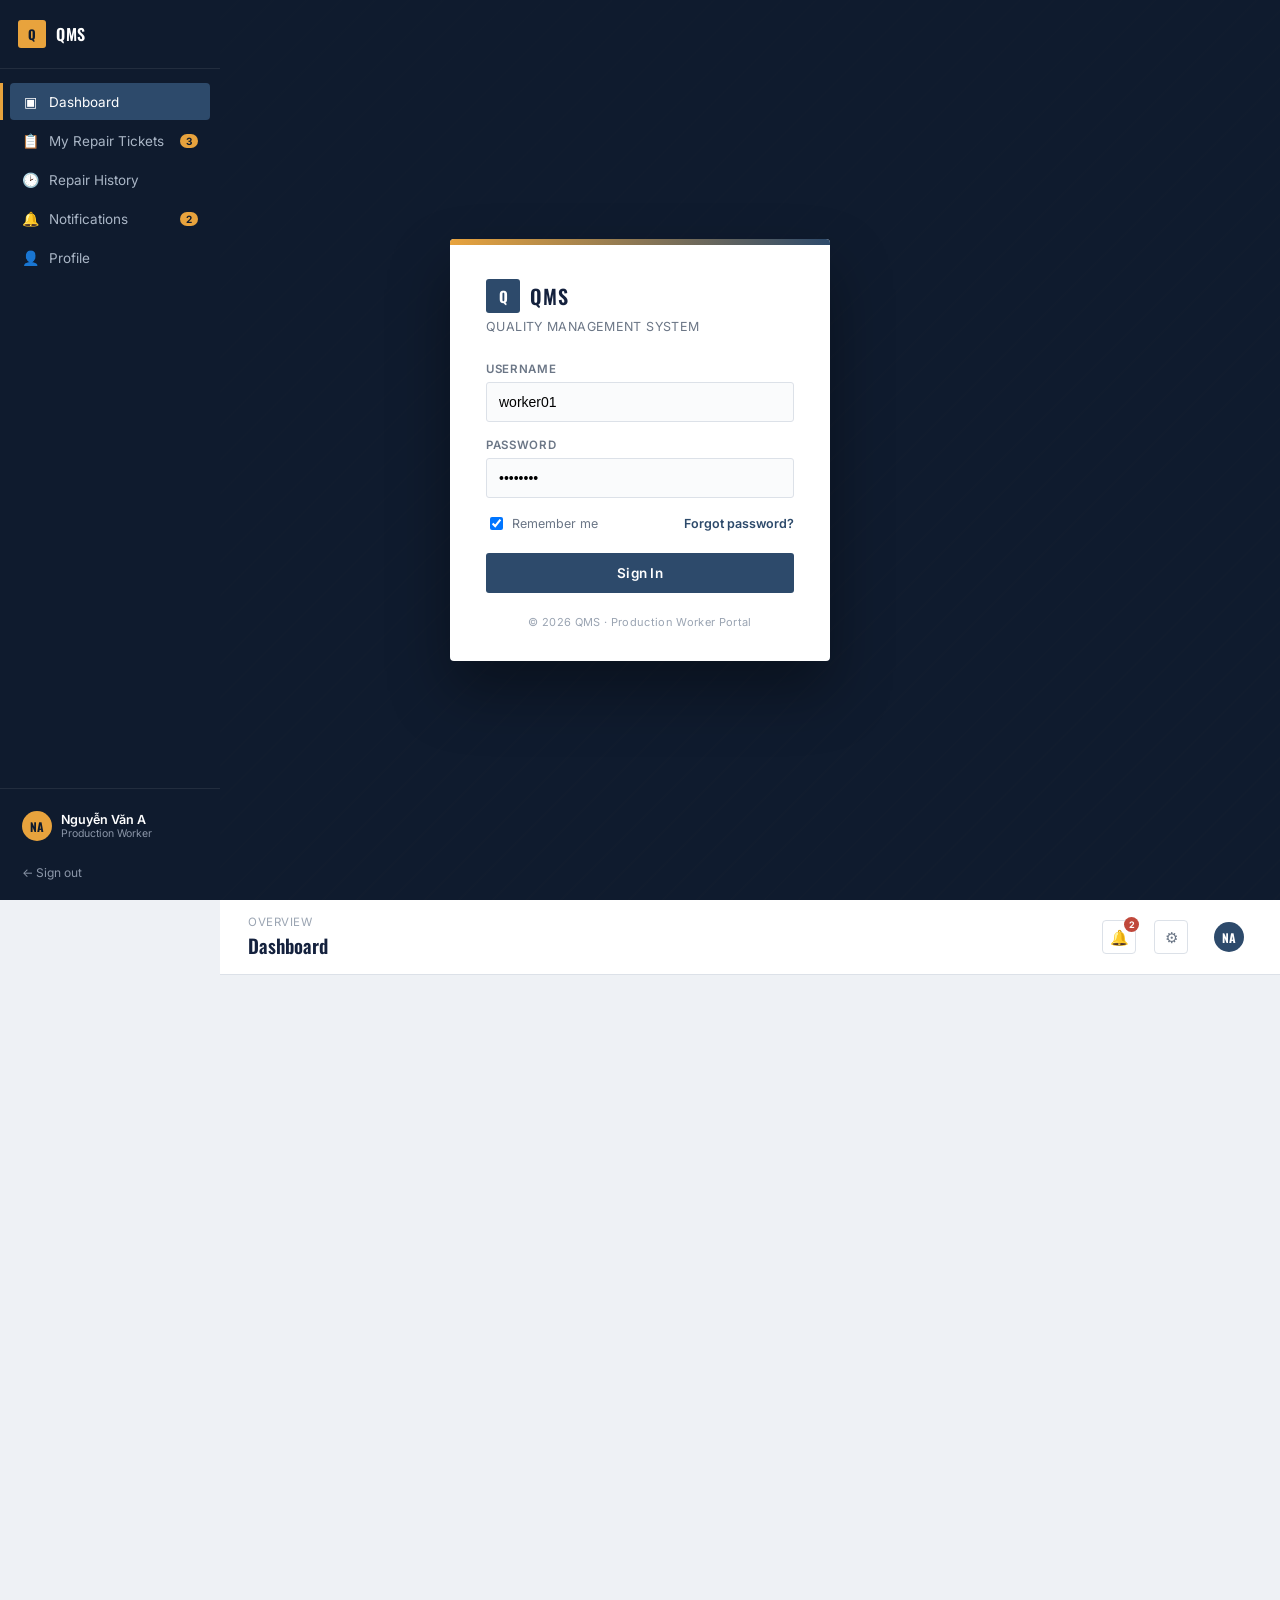
<file: production-worker-module/production-worker-module/index.html>
<!DOCTYPE html>
<html lang="vi">
<head>
<meta charset="UTF-8">
<meta name="viewport" content="width=device-width, initial-scale=1.0">
<title>QMS — Production Worker</title>
<link rel="preconnect" href="https://fonts.googleapis.com">
<link href="https://fonts.googleapis.com/css2?family=Oswald:wght@400;500;600;700&family=Inter:wght@400;500;600;700&family=IBM+Plex+Mono:wght@400;500;600&display=swap" rel="stylesheet">
<style>
  :root{
    --ink:#14213D;
    --steel:#2D4A6B;
    --steel-light:#4A6C8F;
    --steel-dark:#0F1B2E;
    --amber:#E8A33D;
    --amber-dark:#C7841F;
    --red:#C0483B;
    --red-bg:#FBEAE8;
    --green:#2F8F6E;
    --green-bg:#E7F3EF;
    --bg:#EEF1F5;
    --card:#FFFFFF;
    --border:#DCE1E8;
    --muted:#6B7686;
    --muted-2:#9AA4B2;
  }
  *{box-sizing:border-box;}
  body{margin:0;background:var(--bg);color:var(--ink);font-family:'Inter',sans-serif;font-size:14px;}
  h1,h2,h3,h4,.disp{font-family:'Oswald',sans-serif;letter-spacing:.02em;text-transform:none;color:var(--ink);margin:0;}
  .mono{font-family:'IBM Plex Mono',monospace;}
  button{font-family:'Inter',sans-serif;cursor:pointer;}
  a{color:inherit;}
  ::selection{background:var(--amber);color:#fff;}

  /* ---------- LOGIN ---------- */
  #loginScreen{min-height:100vh;display:flex;align-items:center;justify-content:center;
    background:
      linear-gradient(160deg, rgba(15,27,46,.94), rgba(15,27,46,.85)),
      repeating-linear-gradient(135deg, rgba(232,163,61,.06) 0 2px, transparent 2px 24px);
    background-color:var(--steel-dark);
  }
  .login-card{width:380px;background:var(--card);border-radius:4px;padding:40px 36px 32px;box-shadow:0 30px 60px rgba(0,0,0,.35);position:relative;}
  .login-card:before{content:"";position:absolute;top:0;left:0;right:0;height:6px;background:linear-gradient(90deg,var(--amber),var(--steel));border-radius:4px 4px 0 0;}
  .brand-mark{display:flex;align-items:center;gap:10px;margin-bottom:6px;}
  .brand-mark .sq{width:34px;height:34px;background:var(--steel);border-radius:3px;display:flex;align-items:center;justify-content:center;color:#fff;font-family:'Oswald';font-weight:700;font-size:15px;}
  .brand-mark .name{font-family:'Oswald';font-weight:600;font-size:20px;letter-spacing:.06em;}
  .login-sub{color:var(--muted);font-size:12.5px;margin-bottom:28px;letter-spacing:.03em;text-transform:uppercase;}
  .field{margin-bottom:16px;}
  .field label{display:block;font-size:11.5px;color:var(--muted);text-transform:uppercase;letter-spacing:.06em;margin-bottom:6px;font-weight:600;}
  .field input{width:100%;padding:11px 12px;border:1px solid var(--border);border-radius:3px;font-size:14px;background:#FAFBFC;transition:.15s;}
  .field input:focus{outline:none;border-color:var(--steel);background:#fff;}
  .login-row{display:flex;justify-content:space-between;align-items:center;font-size:12.5px;color:var(--muted);margin:14px 0 20px;}
  .btn{border:none;border-radius:3px;padding:12px 18px;font-size:13.5px;font-weight:600;letter-spacing:.02em;transition:.15s;}
  .btn-primary{background:var(--steel);color:#fff;width:100%;}
  .btn-primary:hover{background:var(--ink);}
  .login-err{background:var(--red-bg);color:var(--red);font-size:12.5px;padding:8px 10px;border-radius:3px;margin-bottom:14px;display:none;}
  .login-foot{text-align:center;color:var(--muted-2);font-size:11px;margin-top:22px;letter-spacing:.03em;}

  /* ---------- APP SHELL ---------- */
  #appShell{display:none;min-height:100vh;}
  .sidebar{width:220px;background:var(--steel-dark);color:#cfd8e3;flex-shrink:0;position:fixed;top:0;bottom:0;left:0;display:flex;flex-direction:column;}
  .sb-brand{display:flex;align-items:center;gap:10px;padding:20px 18px;border-bottom:1px solid rgba(255,255,255,.08);}
  .sb-brand .sq{width:28px;height:28px;background:var(--amber);border-radius:3px;display:flex;align-items:center;justify-content:center;color:var(--steel-dark);font-family:'Oswald';font-weight:700;font-size:13px;}
  .sb-brand .name{font-family:'Oswald';font-weight:600;font-size:16px;color:#fff;letter-spacing:.04em;}
  .sb-nav{flex:1;padding:14px 10px;}
  .sb-item{display:flex;align-items:center;gap:11px;padding:10px 12px;border-radius:4px;font-size:13.5px;color:#aab6c6;margin-bottom:2px;cursor:pointer;transition:.12s;position:relative;}
  .sb-item:hover{background:rgba(255,255,255,.06);color:#fff;}
  .sb-item.active{background:var(--steel);color:#fff;}
  .sb-item.active:before{content:"";position:absolute;left:-10px;top:0;bottom:0;width:3px;background:var(--amber);}
  .sb-item .ic{width:16px;text-align:center;font-size:14px;}
  .sb-item .bd{margin-left:auto;background:var(--amber);color:var(--steel-dark);font-size:10px;font-weight:700;padding:1px 6px;border-radius:8px;}
  .sb-foot{padding:14px;border-top:1px solid rgba(255,255,255,.08);}
  .sb-user{display:flex;align-items:center;gap:9px;padding:8px;border-radius:4px;}
  .sb-user .av{width:30px;height:30px;border-radius:50%;background:var(--amber);color:var(--steel-dark);display:flex;align-items:center;justify-content:center;font-weight:700;font-family:'Oswald';font-size:12px;}
  .sb-user .nm{font-size:12.5px;color:#fff;font-weight:600;}
  .sb-user .rl{font-size:10.5px;color:#8b96a8;}
  .sb-logout{margin-top:10px;font-size:12px;color:#8b96a8;cursor:pointer;padding:6px 8px;}
  .sb-logout:hover{color:#fff;}

  .main{margin-left:220px;flex:1;min-height:100vh;display:flex;flex-direction:column;width:calc(100% - 220px);}
  .topbar{background:#fff;border-bottom:1px solid var(--border);padding:14px 28px;display:flex;align-items:center;justify-content:space-between;}
  .tb-title{font-family:'Oswald';font-size:19px;font-weight:600;}
  .tb-crumb{font-size:11.5px;color:var(--muted-2);text-transform:uppercase;letter-spacing:.05em;margin-bottom:2px;}
  .tb-right{display:flex;align-items:center;gap:18px;}
  .icon-btn{position:relative;width:34px;height:34px;border-radius:4px;border:1px solid var(--border);background:#fff;display:flex;align-items:center;justify-content:center;font-size:15px;color:var(--muted);}
  .icon-btn .dot{position:absolute;top:-4px;right:-4px;width:15px;height:15px;background:var(--red);color:#fff;font-size:9px;border-radius:50%;display:flex;align-items:center;justify-content:center;font-weight:700;}
  .content{padding:26px 28px 50px;flex:1;}

  /* ---------- SHARED COMPONENTS ---------- */
  .grid-4{display:grid;grid-template-columns:repeat(4,1fr);gap:14px;margin-bottom:22px;}
  .kpi{background:#fff;border:1px solid var(--border);border-radius:5px;padding:16px 18px;border-left:4px solid var(--steel);}
  .kpi.amber{border-left-color:var(--amber);}
  .kpi.green{border-left-color:var(--green);}
  .kpi.red{border-left-color:var(--red);}
  .kpi .num{font-family:'Oswald';font-size:30px;font-weight:600;line-height:1;}
  .kpi .lbl{font-size:11.5px;color:var(--muted);text-transform:uppercase;letter-spacing:.05em;margin-top:6px;}

  .panel{background:#fff;border:1px solid var(--border);border-radius:5px;}
  .panel-head{padding:14px 18px;border-bottom:1px solid var(--border);display:flex;align-items:center;justify-content:space-between;}
  .panel-head h3{font-size:15px;font-weight:600;}
  .panel-head .link{font-size:12px;color:var(--steel);font-weight:600;cursor:pointer;}
  .panel-body{padding:16px 18px;}

  .two-col{display:grid;grid-template-columns:1.5fr 1fr;gap:16px;align-items:start;}

  /* work-order tag card (signature element) */
  .wo-tag{position:relative;border:1px solid var(--border);border-radius:5px;background:#fff;padding:16px 16px 16px 22px;margin-bottom:10px;overflow:hidden;transition:.15s;cursor:pointer;}
  .wo-tag:hover{box-shadow:0 4px 14px rgba(20,33,61,.08);transform:translateY(-1px);}
  .wo-tag:before{content:"";position:absolute;left:0;top:0;bottom:0;width:6px;background:var(--steel);}
  .wo-tag.p-high:before{background:var(--red);}
  .wo-tag.p-medium:before{background:var(--amber);}
  .wo-tag.p-low:before{background:var(--muted-2);}
  .wo-tag:after{content:"";position:absolute;left:-1px;top:50%;width:12px;height:12px;background:var(--bg);border:1px solid var(--border);border-radius:50%;transform:translate(-50%,-50%);}
  .wo-head{display:flex;justify-content:space-between;align-items:flex-start;margin-bottom:10px;}
  .wo-ids{display:flex;gap:18px;flex-wrap:wrap;}
  .wo-id .k{font-size:10px;color:var(--muted-2);text-transform:uppercase;letter-spacing:.05em;}
  .wo-id .v{font-family:'IBM Plex Mono';font-size:13.5px;font-weight:600;}
  .status-chip{font-size:10.5px;font-weight:700;padding:4px 9px;border-radius:11px;text-transform:uppercase;letter-spacing:.03em;white-space:nowrap;}
  .st-wait{background:#FDF1DE;color:var(--amber-dark);}
  .st-progress{background:#E4EBF3;color:var(--steel);}
  .st-paused{background:#F1E9FB;color:#6C4BB6;}
  .st-completed{background:var(--green-bg);color:var(--green);}
  .st-overdue{background:var(--red-bg);color:var(--red);}
  .wo-meta{display:flex;gap:20px;flex-wrap:wrap;font-size:12.5px;color:var(--muted);border-top:1px dashed var(--border);padding-top:10px;margin-top:2px;}
  .wo-meta b{color:var(--ink);font-weight:600;}
  .barcode{height:22px;background:repeating-linear-gradient(90deg,var(--ink) 0 2px,transparent 2px 4px,var(--ink) 4px 5px,transparent 5px 8px);opacity:.55;margin-top:10px;width:140px;}

  .btn-sm{padding:7px 13px;font-size:12.5px;border-radius:3px;font-weight:600;border:1px solid var(--border);background:#fff;color:var(--ink);}
  .btn-sm:hover{background:var(--bg);}
  .btn-steel{background:var(--steel);color:#fff;border-color:var(--steel);}
  .btn-steel:hover{background:var(--ink);}
  .btn-green{background:var(--green);color:#fff;border-color:var(--green);}
  .btn-green:hover{background:#256e56;}
  .btn-red{background:#fff;color:var(--red);border-color:var(--red);}
  .btn-red:hover{background:var(--red-bg);}
  .btn-amber{background:var(--amber);color:#fff;border-color:var(--amber);}
  .btn-amber:hover{background:var(--amber-dark);}
  .btn-ghost{background:transparent;border:1px solid var(--border);color:var(--muted);}

  .search-bar{display:flex;gap:10px;margin-bottom:16px;flex-wrap:wrap;}
  .search-bar input,.search-bar select{padding:9px 11px;border:1px solid var(--border);border-radius:3px;font-size:13px;background:#fff;}
  .search-bar input{flex:1;min-width:200px;}

  /* detail screen */
  .back-link{display:flex;align-items:center;gap:6px;font-size:12.5px;color:var(--muted);cursor:pointer;margin-bottom:14px;font-weight:600;}
  .back-link:hover{color:var(--steel);}
  .detail-head{display:flex;justify-content:space-between;align-items:center;margin-bottom:18px;}
  .detail-head .idline{font-family:'Oswald';font-size:22px;font-weight:600;display:flex;align-items:center;gap:12px;}
  .field-grid{display:grid;grid-template-columns:1fr 1fr;gap:12px 20px;}
  .field-grid .fk{font-size:11px;text-transform:uppercase;letter-spacing:.05em;color:var(--muted-2);margin-bottom:3px;}
  .field-grid .fv{font-size:14px;font-weight:600;color:var(--ink);}
  .field-grid .fv.mono{font-family:'IBM Plex Mono';}
  .field-grid .fv.warn{color:var(--red);}
  .field-grid .fv.ok{color:var(--green);}
  .sect-title{font-size:11px;text-transform:uppercase;letter-spacing:.06em;color:var(--steel);font-weight:700;margin:0 0 12px;padding-bottom:8px;border-bottom:2px solid var(--bg);}
  .stack{display:flex;flex-direction:column;gap:14px;}
  .img-thumbs{display:flex;gap:8px;}
  .img-thumb{width:64px;height:64px;border-radius:4px;background:linear-gradient(135deg,#c9d2dc,#a9b6c4);border:1px solid var(--border);display:flex;align-items:center;justify-content:center;color:#fff;font-size:18px;cursor:pointer;}

  /* repair working */
  .timer-box{background:var(--steel-dark);color:#fff;border-radius:6px;padding:20px 24px;display:flex;align-items:center;justify-content:space-between;margin-bottom:18px;}
  .timer-box .tval{font-family:'IBM Plex Mono';font-size:34px;font-weight:600;letter-spacing:.03em;}
  .timer-box .tlbl{font-size:11px;text-transform:uppercase;letter-spacing:.06em;color:#9fb0c4;margin-top:2px;}
  .checklist-item{display:flex;align-items:center;gap:10px;padding:9px 0;border-bottom:1px solid var(--bg);font-size:13.5px;}
  .checklist-item input{width:17px;height:17px;accent-color:var(--steel);}
  .checklist-item.done label{text-decoration:line-through;color:var(--muted-2);}
  textarea{width:100%;border:1px solid var(--border);border-radius:4px;padding:10px;font-family:'Inter';font-size:13.5px;resize:vertical;}
  .mat-row{display:flex;gap:10px;margin-bottom:8px;}
  .mat-row input{flex:1;padding:8px 10px;border:1px solid var(--border);border-radius:3px;font-size:13px;}
  .radio-line{display:flex;align-items:center;gap:9px;padding:8px 0;font-size:13.5px;}
  .radio-line input{width:16px;height:16px;accent-color:var(--steel);}

  /* history table */
  table{width:100%;border-collapse:collapse;}
  th{text-align:left;font-size:10.5px;text-transform:uppercase;letter-spacing:.05em;color:var(--muted-2);padding:9px 10px;border-bottom:2px solid var(--bg);}
  td{padding:11px 10px;font-size:13px;border-bottom:1px solid var(--bg);}
  tr:hover td{background:#FAFBFC;}
  .pass-tag{color:var(--green);font-weight:700;font-size:11.5px;}

  /* modal */
  .modal-overlay{display:none;position:fixed;inset:0;background:rgba(15,27,46,.55);z-index:100;align-items:center;justify-content:center;padding:20px;}
  .modal-overlay.open{display:flex;}
  .modal-box{background:#fff;border-radius:6px;max-width:480px;width:100%;padding:26px;max-height:88vh;overflow-y:auto;}
  .modal-box.wide{max-width:640px;}
  .modal-title{font-family:'Oswald';font-size:18px;font-weight:600;margin-bottom:18px;display:flex;justify-content:space-between;align-items:center;}
  .modal-close{cursor:pointer;color:var(--muted);font-size:18px;}
  .modal-actions{display:flex;gap:10px;margin-top:20px;justify-content:flex-end;}

  .toast{position:fixed;bottom:24px;right:24px;background:var(--ink);color:#fff;padding:13px 20px;border-radius:4px;font-size:13px;font-weight:600;box-shadow:0 8px 24px rgba(0,0,0,.25);z-index:200;display:none;align-items:center;gap:9px;}
  .toast .tk{color:var(--green);}

  /* ---------- QUARANTINE REPORT (print form) ---------- */
  .qr-doc{background:#fff;font-family:'Inter';color:#111;}
  .qr-h1{font-family:Georgia,'Times New Roman',serif;font-size:26px;font-weight:700;letter-spacing:.02em;}
  .qr-topline{display:flex;justify-content:space-between;align-items:flex-start;border-bottom:3px solid var(--ink);padding-bottom:14px;margin-bottom:18px;}
  .qr-meta-box{text-align:right;font-size:12.5px;}
  .qr-meta-box .row{margin-bottom:3px;}
  .qr-meta-box b{display:inline-block;min-width:80px;text-align:left;color:var(--muted);font-weight:600;}
  .qr-section-title{font-size:12px;font-weight:700;letter-spacing:.06em;background:var(--ink);color:#fff;padding:5px 10px;margin:18px 0 10px;}
  .qr-grid{display:grid;grid-template-columns:1fr 1fr;gap:0;border:1px solid var(--border);}
  .qr-cell{padding:10px 14px;border-bottom:1px solid var(--border);border-right:1px solid var(--border);}
  .qr-cell:nth-child(2n){border-right:none;}
  .qr-cell.full{grid-column:1/3;border-right:none;}
  .qr-cell .en{font-weight:700;font-size:13px;}
  .qr-cell .vn{font-style:italic;color:var(--muted);font-size:11.5px;margin-bottom:4px;}
  .qr-cell .val{font-size:14px;margin-top:2px;}
  .qr-photos{display:grid;grid-template-columns:repeat(5,1fr);gap:10px;margin-top:8px;}
  .qr-photo{aspect-ratio:1;background:#F2F4F7;border:1px solid var(--border);border-radius:3px;display:flex;align-items:center;justify-content:center;color:var(--muted-2);font-size:10px;text-align:center;padding:6px;}
  .qr-actions{display:flex;justify-content:flex-end;gap:10px;margin-bottom:16px;}
  @media print{
    body *{visibility:hidden;}
    .quarantine-print, .quarantine-print *{visibility:visible;}
    .quarantine-print{position:absolute;top:0;left:0;width:100%;padding:20px;}
    .qr-actions{display:none;}
    .modal-overlay{position:absolute;background:none;}
    .modal-box{box-shadow:none;max-height:none;overflow:visible;}
  }

  @media (max-width:900px){
    .sidebar{display:none;}
    .main{margin-left:0;width:100%;}
    .grid-4{grid-template-columns:1fr 1fr;}
    .two-col{grid-template-columns:1fr;}
    .field-grid{grid-template-columns:1fr;}
    .qr-photos{grid-template-columns:repeat(2,1fr);}
  }
</style>
</head>
<body>

<!-- ============ LOGIN ============ -->
<div id="loginScreen">
  <div class="login-card">
    <div class="brand-mark"><div class="sq">Q</div><div class="name">QMS</div></div>
    <div class="login-sub">Quality Management System</div>
    <div class="login-err" id="loginErr">Sai tài khoản hoặc mật khẩu. Vui lòng thử lại.</div>
    <div class="field"><label>Username</label><input id="loginUser" value="worker01" placeholder="Nhập tên đăng nhập"></div>
    <div class="field"><label>Password</label><input id="loginPass" type="password" value="••••••••" placeholder="Nhập mật khẩu"></div>
    <div class="login-row">
      <label style="display:flex;align-items:center;gap:6px;"><input type="checkbox" checked> Remember me</label>
      <span style="color:var(--steel);font-weight:600;cursor:pointer;">Forgot password?</span>
    </div>
    <button class="btn btn-primary" onclick="doLogin()">Sign In</button>
    <div class="login-foot">© 2026 QMS · Production Worker Portal</div>
  </div>
</div>

<!-- ============ APP SHELL ============ -->
<div id="appShell" style="display:flex;">
  <div class="sidebar">
    <div class="sb-brand"><div class="sq">Q</div><div class="name">QMS</div></div>
    <div class="sb-nav">
      <div class="sb-item active" data-view="dashboard" onclick="go('dashboard')"><span class="ic">&#9635;</span> Dashboard</div>
      <div class="sb-item" data-view="tickets" onclick="go('tickets')"><span class="ic">&#128203;</span> My Repair Tickets <span class="bd" id="navTicketBadge">3</span></div>
      <div class="sb-item" data-view="history" onclick="go('history')"><span class="ic">&#128337;</span> Repair History</div>
      <div class="sb-item" data-view="notif" onclick="go('notif')"><span class="ic">&#128276;</span> Notifications <span class="bd">2</span></div>
      <div class="sb-item" data-view="profile" onclick="go('profile')"><span class="ic">&#128100;</span> Profile</div>
    </div>
    <div class="sb-foot">
      <div class="sb-user"><div class="av">NA</div><div><div class="nm">Nguyễn Văn A</div><div class="rl">Production Worker</div></div></div>
      <div class="sb-logout" onclick="doLogout()">&#8592; Sign out</div>
    </div>
  </div>

  <div class="main">
    <div class="topbar">
      <div>
        <div class="tb-crumb" id="tbCrumb">Overview</div>
        <div class="tb-title" id="tbTitle">Dashboard</div>
      </div>
      <div class="tb-right">
        <div class="icon-btn">&#128276;<span class="dot">2</span></div>
        <div class="icon-btn">&#9881;</div>
        <div class="sb-user" style="background:transparent;"><div class="av" style="background:var(--steel);color:#fff;">NA</div></div>
      </div>
    </div>
    <div class="content" id="content"></div>
  </div>
</div>

<!-- ============ MODALS ============ -->
<div class="modal-overlay" id="modalPause">
  <div class="modal-box">
    <div class="modal-title">Pause Repair <span class="modal-close" onclick="closeModal('modalPause')">&times;</span></div>
    <div style="font-size:12px;color:var(--muted);margin-bottom:4px;">Pause Reason</div>
    <div id="pauseReasons">
      <label class="radio-line"><input type="radio" name="pr" checked> Waiting Material</label>
      <label class="radio-line"><input type="radio" name="pr"> Machine Busy</label>
      <label class="radio-line"><input type="radio" name="pr"> Need Supervisor</label>
      <label class="radio-line"><input type="radio" name="pr"> Lunch</label>
      <label class="radio-line"><input type="radio" name="pr"> Other</label>
    </div>
    <div class="field" style="margin-top:10px;"><label>Notes</label><textarea rows="2" placeholder="Ghi chú thêm..."></textarea></div>
    <div class="modal-actions">
      <button class="btn-sm btn-ghost" onclick="closeModal('modalPause')">Cancel</button>
      <button class="btn-sm btn-amber" onclick="confirmPause()">Pause Repair</button>
    </div>
  </div>
</div>

<div class="modal-overlay" id="modalComplete">
  <div class="modal-box wide">
    <div class="modal-title">Complete Repair <span class="modal-close" onclick="closeModal('modalComplete')">&times;</span></div>
    <div class="field"><label>Repair Summary</label><textarea rows="3" placeholder="Mô tả kết quả sửa chữa...">Replaced shaft and bearing. Lubricated and tested. Machine is working normal.</textarea></div>
    <div class="field"><label>Repair Result</label>
      <div style="display:flex;gap:16px;">
        <label class="radio-line"><input type="radio" name="rr" checked> Successful</label>
        <label class="radio-line"><input type="radio" name="rr"> Unsuccessful (Need Rework)</label>
      </div>
    </div>
    <div class="field"><label>Used Time</label>
      <div style="display:flex;gap:8px;align-items:center;">
        <input type="number" value="02" style="width:64px;padding:8px;border:1px solid var(--border);border-radius:3px;text-align:center;font-family:'IBM Plex Mono';">
        <span style="font-size:12px;color:var(--muted);">hrs</span>
        <input type="number" value="10" style="width:64px;padding:8px;border:1px solid var(--border);border-radius:3px;text-align:center;font-family:'IBM Plex Mono';">
        <span style="font-size:12px;color:var(--muted);">min</span>
      </div>
    </div>
    <div class="modal-actions">
      <button class="btn-sm btn-ghost" onclick="closeModal('modalComplete')">Back</button>
      <button class="btn-sm btn-green" onclick="confirmComplete()">Submit &amp; Complete</button>
    </div>
  </div>
</div>

<!-- QUARANTINE REPORT MODAL (new feature) -->
<div class="modal-overlay" id="modalQuarantine">
  <div class="modal-box wide quarantine-print">
    <div class="qr-actions">
      <button class="btn-sm btn-steel" onclick="window.print()">&#128424; Print</button>
      <button class="btn-sm btn-ghost" onclick="closeModal('modalQuarantine')">Close</button>
    </div>
    <div class="qr-doc" id="qrDocBody"><!-- filled by JS --></div>
  </div>
</div>

<div class="toast" id="toast"><span class="tk">&#10003;</span><span id="toastMsg">Saved</span></div>

<script>
/* ================= MOCK DATA ================= */
const tickets = [
  {id:"61100", branchITW:"VFR2.1", branchFGW:"FGW-02", itemCode:"022296-AA", partcode:"01832496-WP",
   woQty:225, inspector:"6683", inspectorName:"Lê Thị Xuân", inspectorDept:"2QCD", stage:"Final",
   inspectedDate:"30 Jun 2026", inspectedTime:"14:25:30", inspectedQty:1, passQty:0, failQty:1, quarantine:"YES",
   defectCode:"D-001", defectCategory:"Scratch", defectOwner:"Mechanical", inspectorRecommend:"Repair",
   repairDept:"Mechanical", remark:"Surface damage on shaft housing.", priority:"High", deadline:"Today 16:00",
   status:"Waiting Accept", repairMethod:"Replace Shaft", repairType:"Repair", defectName:"Broken Shaft",
   quarantineReportNo:"TR2606-05494", quarantineDate:"26 Jun 2026", customerName:"Fleetwood Fine Furniture",
   itemName:"Nightstand 28 inch — Left Single Metro", totalOrder:123, qtyQuarantine:4, whereDetected:"Final — CAR2-S5",
   defectDescCode:"F-04", defectDescText:"Adhesion not good enough"},
  {id:"61082", branchITW:"VFR2.1", branchFGW:"FGW-01", itemCode:"012345-AB", partcode:"91122344-ZZ",
   woQty:180, inspector:"6701", inspectorName:"Trần Văn Hùng", inspectorDept:"1QCD", stage:"IPQC",
   inspectedDate:"29 Jun 2026", inspectedTime:"09:12:00", inspectedQty:2, passQty:0, failQty:2, quarantine:"YES",
   defectCode:"D-014", defectCategory:"Leakage", defectOwner:"Assembly", inspectorRecommend:"Repair",
   repairDept:"Assembly", remark:"Oil leakage at joint seal.", priority:"Medium", deadline:"Today 17:00",
   status:"In Progress", repairMethod:"Reseal Joint", repairType:"Repair", defectName:"Oil Leakage",
   quarantineReportNo:"TR2606-05471", quarantineDate:"29 Jun 2026", customerName:"Fleetwood Fine Furniture",
   itemName:"Dresser 6-Drawer — Metro", totalOrder:180, qtyQuarantine:2, whereDetected:"IPQC — CAR1-S2",
   defectDescCode:"F-11", defectDescText:"Seal joint leakage detected"},
  {id:"61075", branchITW:"VFR2.1", branchFGW:"FGW-02", itemCode:"066577-BB", partcode:"33221100-YY",
   woQty:96, inspector:"6683", inspectorName:"Lê Thị Xuân", inspectorDept:"2QCD", stage:"Incoming",
   inspectedDate:"25 May 2026", inspectedTime:"11:40:00", inspectedQty:3, passQty:0, failQty:3, quarantine:"YES",
   defectCode:"D-022", defectCategory:"Surface Scratch", defectOwner:"Mechanical", inspectorRecommend:"Repair",
   repairDept:"Mechanical", remark:"Multiple scratches on veneer surface.", priority:"High", deadline:"25 May 18:00",
   status:"In Progress", repairMethod:"Sand & Refinish", repairType:"Repair", defectName:"Surface Scratch",
   quarantineReportNo:"TR2605-04982", quarantineDate:"25 May 2026", customerName:"Fleetwood Fine Furniture",
   itemName:"Bedside Table 24 inch", totalOrder:96, qtyQuarantine:3, whereDetected:"Incoming — RCV-04",
   defectDescCode:"F-02", defectDescText:"Surface scratch beyond tolerance"},
  {id:"61050", branchITW:"VFR2.1", branchFGW:"FGW-03", itemCode:"055555-CC", partcode:"55443322-XX",
   woQty:60, inspector:"6710", inspectorName:"Phạm Thị Mai", inspectorDept:"3QCD", stage:"Final",
   inspectedDate:"28 May 2026", inspectedTime:"15:02:00", inspectedQty:1, passQty:1, failQty:0, quarantine:"NO",
   defectCode:"D-030", defectCategory:"Noise", defectOwner:"Mechanical", inspectorRecommend:"Repair",
   repairDept:"Mechanical", remark:"Minor operational noise, resolved.", priority:"Low", deadline:"28 May 16:00",
   status:"Completed", repairMethod:"Lubrication", repairType:"Repair", defectName:"Noise",
   quarantineReportNo:"TR2605-04910", quarantineDate:"28 May 2026", customerName:"Fleetwood Fine Furniture",
   itemName:"Nightstand 24 inch", totalOrder:60, qtyQuarantine:1, whereDetected:"Final — CAR3-S1",
   defectDescCode:"F-07", defectDescText:"Drawer slide operational noise"},
  {id:"61010", branchITW:"VFR2.1", branchFGW:"FGW-01", itemCode:"022211-DA", partcode:"98887766-WW",
   woQty:200, inspector:"6683", inspectorName:"Lê Thị Xuân", inspectorDept:"2QCD", stage:"Final",
   inspectedDate:"24 May 2026", inspectedTime:"08:55:00", inspectedQty:2, passQty:0, failQty:2, quarantine:"YES",
   defectCode:"D-041", defectCategory:"Overheating", defectOwner:"Electrical", inspectorRecommend:"Repair",
   repairDept:"Electrical", remark:"Motor overheating under load.", priority:"High", deadline:"24 May 17:00",
   status:"Overdue", repairMethod:"Replace Motor", repairType:"Repair", defectName:"Overheating",
   quarantineReportNo:"TR2605-04850", quarantineDate:"24 May 2026", customerName:"Fleetwood Fine Furniture",
   itemName:"Motorized Lift Table", totalOrder:200, qtyQuarantine:2, whereDetected:"Final — CAR1-S6",
   defectDescCode:"F-19", defectDescText:"Motor temperature exceeds spec"},
];

const historyList = [
  {id:"61050", itemCode:"055555-CC", part:"55443322-XX", defect:"Noise", completed:"30 Jun 2026", time:"1.8h", result:"PASS",
   startRepair:"28 May 2026 15:02", endRepair:"28 May 2026 16:50"},
  {id:"61010", itemCode:"022211-DA", part:"98887766-WW", defect:"Overheating", completed:"30 Jun 2026", time:"2.1h", result:"PASS",
   startRepair:"24 May 2026 08:55", endRepair:"24 May 2026 11:01"},
  {id:"60980", itemCode:"099968-AA", part:"77665544-ZZ", defect:"Leakage", completed:"29 Jun 2026", time:"2.5h", result:"PASS",
   startRepair:"28 Jun 2026 09:00", endRepair:"28 Jun 2026 11:30"},
  {id:"60970", itemCode:"011122-BB", part:"66554433-YY", defect:"Scratch", completed:"29 Jun 2026", time:"1.5h", result:"PASS",
   startRepair:"28 Jun 2026 13:00", endRepair:"28 Jun 2026 14:30"},
  {id:"60960", itemCode:"033344-CC", part:"88779900-XX", defect:"Broken", completed:"28 Jun 2026", time:"3.0h", result:"PASS",
   startRepair:"27 Jun 2026 08:00", endRepair:"27 Jun 2026 11:00"},
];

let currentTicketId = null;
let repairStartTime = null;
let repairEndTime = null;
let timerInterval = null;

const API_BASE = 'http://localhost:8000';
const TOKEN_KEY = 'qms_token';
const WORKER_ID_KEY = 'qms_worker_id';

function getToken() { return localStorage.getItem(TOKEN_KEY) || ''; }
function getWorkerId() { return localStorage.getItem(WORKER_ID_KEY) || ''; }

async function apiPost(path, body) {
  try {
    const resp = await fetch(API_BASE + path, {
      method: 'POST',
      headers: { 'Content-Type': 'application/json', 'token': getToken() },
      body: JSON.stringify(body)
    });
    return await resp.json();
  } catch(e) {
    return { error: e.message };
  }
}

/* ================= AUTH ================= */
function doLogin(){
  document.getElementById('loginScreen').style.display='none';
  document.getElementById('appShell').style.display='flex';
  go('dashboard');
}
function doLogout(){
  document.getElementById('appShell').style.display='none';
  document.getElementById('loginScreen').style.display='flex';
}

/* ================= ROUTER ================= */
const viewMeta = {
  dashboard:{crumb:"Overview", title:"Dashboard"},
  tickets:{crumb:"Work Queue", title:"My Repair Tickets"},
  detail:{crumb:"My Repair Tickets", title:"Repair Ticket Detail"},
  working:{crumb:"Repair Ticket", title:"Repair Working"},
  history:{crumb:"Records", title:"Repair History"},
  notif:{crumb:"Inbox", title:"Notifications"},
  profile:{crumb:"Account", title:"Profile"}
};

function go(view, ticketId){
  if(ticketId) currentTicketId = ticketId;
  document.querySelectorAll('.sb-item').forEach(i=>i.classList.remove('active'));
  const navItem = document.querySelector('.sb-item[data-view="'+view+'"]');
  if(navItem) navItem.classList.add('active');
  document.getElementById('tbCrumb').textContent = viewMeta[view].crumb;
  document.getElementById('tbTitle').textContent = viewMeta[view].title;
  const c = document.getElementById('content');
  if(view==='dashboard') c.innerHTML = renderDashboard();
  else if(view==='tickets') c.innerHTML = renderTickets();
  else if(view==='detail') c.innerHTML = renderDetail(currentTicketId);
  else if(view==='working') c.innerHTML = renderWorking(currentTicketId);
  else if(view==='history') c.innerHTML = renderHistory();
  else if(view==='notif') c.innerHTML = renderNotif();
  else if(view==='profile') c.innerHTML = renderProfile();
  window.scrollTo(0,0);
}

function statusClass(s){
  return {"Waiting Accept":"st-wait","In Progress":"st-progress","Paused":"st-paused","Completed":"st-completed","Overdue":"st-overdue"}[s]||"st-wait";
}
function prClass(p){ return {"High":"p-high","Medium":"p-medium","Low":"p-low"}[p]||"p-low"; }

/* ================= DASHBOARD ================= */
function renderDashboard(){
  const wait = tickets.filter(t=>t.status==="Waiting Accept").length;
  const prog = tickets.filter(t=>t.status==="In Progress").length;
  const done = tickets.filter(t=>t.status==="Completed").length;
  const over = tickets.filter(t=>t.status==="Overdue").length;
  const next = tickets.find(t=>t.status==="Waiting Accept") || tickets[0];
  return `
  <div style="margin-bottom:4px;font-size:13px;color:var(--muted);">Good Morning, <b style="color:var(--ink);">Nguyễn Văn A</b> — here's what's on the floor today.</div>
  <div style="height:14px;"></div>
  <div class="grid-4">
    <div class="kpi amber"><div class="num">${wait}</div><div class="lbl">Waiting Accept</div></div>
    <div class="kpi"><div class="num">${prog}</div><div class="lbl">Repairing</div></div>
    <div class="kpi green"><div class="num">${done}</div><div class="lbl">Completed Today</div></div>
    <div class="kpi red"><div class="num">${over}</div><div class="lbl">Overdue</div></div>
  </div>
  <div class="two-col">
    <div class="panel">
      <div class="panel-head"><h3>Upcoming Repair</h3><span class="link" onclick="go('tickets')">View all</span></div>
      <div class="panel-body">
        <div class="wo-tag ${prClass(next.priority)}" onclick="go('detail','${next.id}')">
          <div class="wo-head">
            <div class="wo-ids">
              <div class="wo-id"><div class="k">WO No.</div><div class="v">${next.id}</div></div>
              <div class="wo-id"><div class="k">Item Code</div><div class="v">${next.itemCode}</div></div>
              <div class="wo-id"><div class="k">Partcode</div><div class="v">${next.partcode}</div></div>
            </div>
            <span class="status-chip ${statusClass(next.status)}">${next.status}</span>
          </div>
          <div class="wo-meta">
            <span>Defect: <b>${next.defectName}</b></span>
            <span>Priority: <b>${next.priority}</b></span>
            <span>Deadline: <b>${next.deadline}</b></span>
          </div>
          <div class="barcode"></div>
        </div>
        <button class="btn-sm btn-steel" onclick="go('detail','${next.id}')">Open Ticket &#8594;</button>
      </div>
    </div>
    <div class="panel">
      <div class="panel-head"><h3>Recent Notifications</h3><span class="link" onclick="go('notif')">View all</span></div>
      <div class="panel-body" style="display:flex;flex-direction:column;gap:12px;">
        <div style="font-size:13px;"><b>Repair Ticket Assigned</b><div style="color:var(--muted);font-size:12px;">WO${tickets[0].id} — Final Inspection Failed · 5m ago</div></div>
        <div style="font-size:13px;border-top:1px solid var(--bg);padding-top:12px;"><b>Material Ready</b><div style="color:var(--muted);font-size:12px;">WO${tickets[1].id} · 30m ago</div></div>
        <div style="font-size:13px;border-top:1px solid var(--bg);padding-top:12px;"><b>Repair Completed</b><div style="color:var(--muted);font-size:12px;">Waiting QC · 1h ago</div></div>
      </div>
    </div>
  </div>`;
}

/* ================= TICKETS LIST ================= */
function renderTickets(){
  const rows = tickets.map(t=>`
    <div class="wo-tag ${prClass(t.priority)}" onclick="go('detail','${t.id}')">
      <div class="wo-head">
        <div class="wo-ids">
          <div class="wo-id"><div class="k">WO No.</div><div class="v">${t.id}</div></div>
          <div class="wo-id"><div class="k">Item Code</div><div class="v">${t.itemCode}</div></div>
          <div class="wo-id"><div class="k">Partcode</div><div class="v">${t.partcode}</div></div>
          <div class="wo-id"><div class="k">Stage</div><div class="v" style="font-family:'Inter';">${t.stage}</div></div>
        </div>
        <span class="status-chip ${statusClass(t.status)}">${t.status}</span>
      </div>
      <div class="wo-meta">
        <span>Defect: <b>${t.defectName}</b></span>
        <span>Department: <b>${t.repairDept}</b></span>
        <span>Priority: <b>${t.priority}</b></span>
        <span>Inspector: <b>${t.inspectorName}</b></span>
      </div>
    </div>`).join('');
  return `
  <div class="search-bar">
    <input placeholder="Search WO No, Item Code, Partcode...">
    <select><option>All Status</option><option>Waiting Accept</option><option>In Progress</option><option>Overdue</option><option>Completed</option></select>
    <select><option>All Stages</option><option>Incoming</option><option>IPQC</option><option>Final</option></select>
  </div>
  ${rows}`;
}

/* ================= TICKET DETAIL ================= */
function renderDetail(id){
  const t = tickets.find(x=>x.id===id) || tickets[0];
  return `
  <div class="back-link" onclick="go('tickets')">&#8592; Back to My Repair Tickets</div>
  <div class="detail-head">
    <div class="idline">WO ${t.id} <span class="status-chip ${statusClass(t.status)}">${t.status}</span></div>
    <div style="display:flex;gap:10px;">
      <button class="btn-sm btn-ghost" onclick="openQuarantine('${t.id}')">&#128196; View Quarantine Report</button>
      <button class="btn-sm btn-red" onclick="showToast('Ticket rejected — returned to QC Manager')">Reject</button>
      <button class="btn-sm btn-green" onclick="acceptTicket('${t.id}')">Approve &amp; Accept</button>
    </div>
  </div>

  <div class="two-col">
    <div class="stack">
      <div class="panel"><div class="panel-body">
        <div class="sect-title">Product Information</div>
        <div class="field-grid">
          <div><div class="fk">Branch (ITW)</div><div class="fv mono">${t.branchITW}</div></div>
          <div><div class="fk">Branch (FGW)</div><div class="fv mono">${t.branchFGW}</div></div>
          <div><div class="fk">WO No.</div><div class="fv mono">${t.id}</div></div>
          <div><div class="fk">Item Code</div><div class="fv mono">${t.itemCode}</div></div>
          <div><div class="fk">Partcode</div><div class="fv mono">${t.partcode}</div></div>
          <div><div class="fk">WO Quantity</div><div class="fv">${t.woQty} pcs</div></div>
          <div><div class="fk">Inspection Stage</div><div class="fv">${t.stage}</div></div>
        </div>
      </div></div>

      <div class="panel"><div class="panel-body">
        <div class="sect-title">QC Information</div>
        <div class="field-grid">
          <div><div class="fk">Inspector ID</div><div class="fv mono">${t.inspector}</div></div>
          <div><div class="fk">Inspector Name</div><div class="fv">${t.inspectorName}</div></div>
          <div><div class="fk">Inspector Dept</div><div class="fv">${t.inspectorDept}</div></div>
          <div><div class="fk">Inspected Date</div><div class="fv">${t.inspectedDate}</div></div>
          <div><div class="fk">Inspected Time</div><div class="fv mono">${t.inspectedTime}</div></div>
        </div>
      </div></div>

      <div class="panel"><div class="panel-body">
        <div class="sect-title">Inspection Result</div>
        <div class="field-grid">
          <div><div class="fk">Inspected Qty</div><div class="fv">${t.inspectedQty}</div></div>
          <div><div class="fk">Pass Qty</div><div class="fv ok">${t.passQty}</div></div>
          <div><div class="fk">Fail Qty</div><div class="fv warn">${t.failQty}</div></div>
          <div><div class="fk">Quarantine</div><div class="fv ${t.quarantine==='YES'?'warn':''}">${t.quarantine}</div></div>
        </div>
      </div></div>

      <div class="panel"><div class="panel-body">
        <div class="sect-title">Defect Information</div>
        <div class="field-grid">
          <div><div class="fk">Defect Code</div><div class="fv mono">${t.defectCode}</div></div>
          <div><div class="fk">Defect Category</div><div class="fv">${t.defectCategory}</div></div>
          <div><div class="fk">Defect Owner</div><div class="fv">${t.defectOwner}</div></div>
          <div><div class="fk">Inspector Recommend</div><div class="fv">${t.inspectorRecommend}</div></div>
          <div><div class="fk">Repair Department</div><div class="fv">${t.repairDept}</div></div>
          <div><div class="fk">Remark</div><div class="fv" style="font-weight:500;">${t.remark}</div></div>
        </div>
      </div></div>
    </div>

    <div class="stack">
      <div class="panel"><div class="panel-body">
        <div class="sect-title">Repair Instruction</div>
        <div style="font-size:11.5px;color:var(--muted);margin-bottom:10px;">From Production Manager</div>
        <div class="field-grid">
          <div><div class="fk">Repair Method</div><div class="fv">${t.repairMethod}</div></div>
          <div><div class="fk">Repair Type</div><div class="fv">${t.repairType}</div></div>
          <div><div class="fk">Priority</div><div class="fv" style="color:${t.priority==='High'?'var(--red)':t.priority==='Medium'?'var(--amber-dark)':'var(--muted)'};">${t.priority}</div></div>
          <div><div class="fk">Deadline</div><div class="fv">${t.deadline}</div></div>
        </div>
      </div></div>

      <div class="panel"><div class="panel-body">
        <div class="sect-title">Defect Images</div>
        <div class="img-thumbs">
          <div class="img-thumb">&#128247;</div><div class="img-thumb">&#128247;</div><div class="img-thumb">&#128247;</div>
        </div>
      </div></div>

      <div class="panel"><div class="panel-body">
        <div class="sect-title">Quarantine Report</div>
        <div style="font-size:12.5px;color:var(--muted);margin-bottom:10px;line-height:1.6;">
          Report No. <b class="mono" style="color:var(--ink);">${t.quarantineReportNo}</b><br>
          Dated ${t.quarantineDate} · Qty quarantined: <b style="color:var(--ink);">${t.qtyQuarantine}</b>
        </div>
        <button class="btn-sm btn-ghost" style="width:100%;" onclick="openQuarantine('${t.id}')">&#128196; View / Print Quarantine Report</button>
      </div></div>
    </div>
  </div>`;
}

function acceptTicket(id){
  const t = tickets.find(x=>x.id===id);
  if(t) t.status = "In Progress";
  go('working', id);
}

/* ================= QUARANTINE REPORT (new feature) ================= */
function openQuarantine(id){
  const t = tickets.find(x=>x.id===id);
  const photos = Array.from({length:5}).map(()=>`<div class="qr-photo">MC%, Sheen,<br>Adhesion</div>`).join('');
  document.getElementById('qrDocBody').innerHTML = `
    <div class="qr-topline">
      <div class="qr-h1">QUARANTINE REPORT</div>
      <div class="qr-meta-box">
        <div class="row"><b>Report No.</b> ${t.quarantineReportNo}</div>
        <div class="row"><b>Date</b> ${t.quarantineDate}</div>
      </div>
    </div>
    <div class="qr-section-title">GENERAL INFORMATION</div>
    <div class="qr-grid">
      <div class="qr-cell full"><div class="en">Customer Name</div><div class="vn">Tên khách hàng</div><div class="val">${t.customerName}</div></div>
      <div class="qr-cell"><div class="en">Branch Name</div><div class="vn">Tên chi nhánh</div><div class="val">${t.branchITW}</div></div>
      <div class="qr-cell"><div class="en">Item Name</div><div class="vn">Tên sản phẩm</div><div class="val">${t.itemName}</div></div>
      <div class="qr-cell"><div class="en">Works Order No.</div><div class="vn">Số đơn hàng</div><div class="val mono">${t.id}</div></div>
      <div class="qr-cell"><div class="en">Item Code</div><div class="vn">Mã sản phẩm</div><div class="val mono">${t.itemCode}</div></div>
      <div class="qr-cell"><div class="en">Total Order</div><div class="vn">Số lượng đơn hàng</div><div class="val">${t.totalOrder}</div></div>
      <div class="qr-cell"><div class="en">Qty's Quarantine</div><div class="vn">Số lượng lỗi</div><div class="val">${t.qtyQuarantine}</div></div>
      <div class="qr-cell"><div class="en">Defect Owner</div><div class="vn">Bộ phận chịu trách nhiệm</div><div class="val">${t.defectOwner}</div></div>
      <div class="qr-cell"><div class="en">Where Detected</div><div class="vn">Xảy ra tại</div><div class="val">${t.whereDetected}</div></div>
      <div class="qr-cell full"><div class="en">Defects Description</div><div class="vn">Mô tả vấn đề không phù hợp</div><div class="val">${t.defectDescCode} (${t.defectDescText})</div></div>
    </div>

    <div class="qr-section-title">PHOTOS REFERENCE / THAM KHẢO HÌNH ẢNH</div>
    <div class="qr-photos">${photos}</div>

    <div class="qr-section-title">CORRECTIVE &amp; PREVENTIVE ACTIONS</div>
    <div class="qr-grid">
      <div class="qr-cell"><div class="en">Corrective Action Plan</div><div class="vn">Repair (Sửa hàng - kiểm lại)</div><div class="val">${t.repairMethod} — assigned to ${t.repairDept}</div></div>
      <div class="qr-cell"><div class="en">Preventive Action</div><div class="vn">Hành động phòng ngừa</div><div class="val">Reinforce process check at ${t.whereDetected.split(' — ')[0]} stage.</div></div>
    </div>
  `;
  document.getElementById('modalQuarantine').classList.add('open');
}

/* ================= REPAIR WORKING ================= */
function renderWorking(id){
  const t = tickets.find(x=>x.id===id) || tickets[0];
  const checklistItems = ["Replace Shaft","Replace Bearing","Lubrication","Functional Test","Cleaning"];
  const cl = checklistItems.map((c,i)=>`
    <label class="checklist-item ${i<3?'done':''}">
      <input type="checkbox" ${i<3?'checked':''}> <span>${c}</span>
    </label>`).join('');
  return `
  <div class="back-link" onclick="go('detail','${t.id}')">&#8592; Back to detail</div>
  <div style="display:flex;gap:18px;font-size:13px;color:var(--muted);margin-bottom:14px;">
    <span>WO <b class="mono" style="color:var(--ink);">${t.id}</b></span>
    <span>Item <b class="mono" style="color:var(--ink);">${t.itemCode}</b></span>
    <span>Part <b class="mono" style="color:var(--ink);">${t.partcode}</b></span>
  </div>
  <div class="timer-box">
    <div><div class="tval" id="timerVal">${repairStartTime ? '00:00:00' : '--:--:--'}</div><div class="tlbl" id="timerLbl">${repairStartTime ? 'Repair Timer — Running' : 'Not Started'}</div></div>
    <div style="display:flex;gap:8px;">
      <button class="btn-sm btn-green" id="btnStartRepair" onclick="doStartRepair('${t.id}')" ${repairStartTime ? 'disabled style="opacity:.45;cursor:not-allowed;"' : ''}>&#9654; Start Repair</button>
      <button class="btn-sm btn-amber" onclick="openModal('modalPause')" ${!repairStartTime ? 'disabled style="opacity:.45;cursor:not-allowed;"' : ''}>&#10074;&#10074; Pause</button>
      <button class="btn-sm btn-steel" id="btnEndRepair" onclick="doEndRepair('${t.id}')" ${!repairStartTime || repairEndTime ? 'disabled style="opacity:.45;cursor:not-allowed;"' : ''}>&#9724; End Repair</button>
      <button class="btn-sm btn-green" onclick="openModal('modalComplete')" ${!repairEndTime ? 'disabled style="opacity:.45;cursor:not-allowed;"' : ''}>&#10003; Complete Repair</button>
    </div>
  </div>
  <div id="repairTimestamps" style="display:flex;gap:24px;font-size:12.5px;color:var(--muted);margin-bottom:18px;padding:10px 14px;background:#fff;border:1px solid var(--border);border-radius:5px;">
    <span>&#128198; Start Repair: <b id="lblStartRepair" style="color:var(--ink);">${repairStartTime ? new Date(repairStartTime).toLocaleString() : '—'}</b></span>
    <span>&#128198; End Repair: <b id="lblEndRepair" style="color:var(--ink);">${repairEndTime ? new Date(repairEndTime).toLocaleString() : '—'}</b></span>
  </div>
  <div class="two-col">
    <div class="stack">
      <div class="panel"><div class="panel-body">
        <div class="sect-title">Checklist</div>
        ${cl}
      </div></div>
      <div class="panel"><div class="panel-body">
        <div class="sect-title">Repair Notes</div>
        <textarea rows="3" placeholder="Enter repair notes...">Replacing shaft assembly per instruction. Bearing shows wear consistent with defect.</textarea>
      </div></div>
    </div>
    <div class="stack">
      <div class="panel"><div class="panel-body">
        <div class="sect-title">Used Material (Actual)</div>
        <div class="mat-row"><input value="Bearing" placeholder="Material"><input value="2 pcs" style="max-width:80px;" placeholder="Qty"></div>
        <div class="mat-row"><input value="Lubricant" placeholder="Material"><input value="100 ml" style="max-width:80px;" placeholder="Qty"></div>
        <button class="btn-sm btn-ghost" style="width:100%;">+ Add Material</button>
      </div></div>
      <div class="panel"><div class="panel-body">
        <div class="sect-title">Upload Images</div>
        <div style="display:flex;gap:10px;">
          <div style="text-align:center;"><div class="img-thumb">Before</div></div>
          <div style="text-align:center;"><div class="img-thumb">After</div></div>
          <div style="text-align:center;"><div class="img-thumb" style="background:var(--bg);color:var(--muted-2);border-style:dashed;">+</div></div>
        </div>
      </div></div>
    </div>
  </div>`;
}

/* ================= HISTORY ================= */
function renderHistory(){
  const rows = historyList.map(h=>`
    <tr>
      <td class="mono">${h.id}</td><td class="mono">${h.itemCode}</td><td class="mono">${h.part}</td>
      <td>${h.defect}</td>
      <td style="font-size:11.5px;color:var(--steel);white-space:nowrap;">${h.startRepair || '<span style="color:var(--muted-2);">—</span>'}</td>
      <td style="font-size:11.5px;color:var(--green);white-space:nowrap;">${h.endRepair || '<span style="color:var(--muted-2);">—</span>'}</td>
      <td>${h.completed}</td><td>${h.time}</td><td><span class="pass-tag">${h.result}</span></td>
    </tr>`).join('');
  return `
  <div class="grid-4">
    <div class="kpi"><div class="num">45</div><div class="lbl">Completed Jobs</div></div>
    <div class="kpi"><div class="num">2.3h</div><div class="lbl">Avg Repair Time</div></div>
    <div class="kpi green"><div class="num">95%</div><div class="lbl">On-time Rate</div></div>
    <div class="kpi red"><div class="num">5%</div><div class="lbl">Late Rate</div></div>
  </div>
  <div class="panel"><div class="panel-body" style="padding:0;">
    <table>
      <thead><tr><th>WO</th><th>Item</th><th>Part</th><th>Defect</th><th style="color:var(--steel);">Start Repair</th><th style="color:var(--green);">End Repair</th><th>Completed</th><th>Repair Time</th><th>QC Result</th></tr></thead>
      <tbody>${rows}</tbody>
    </table>
  </div></div>`;
}

function renderNotif(){
  return `<div class="panel"><div class="panel-body" style="display:flex;flex-direction:column;gap:14px;">
    <div><b>Repair Ticket Assigned</b> — WO61100, Final Inspection Failed <div style="font-size:12px;color:var(--muted);">5 minutes ago</div></div>
    <div style="border-top:1px solid var(--bg);padding-top:14px;"><b>Material Ready</b> — WO61082 <div style="font-size:12px;color:var(--muted);">30 minutes ago</div></div>
    <div style="border-top:1px solid var(--bg);padding-top:14px;"><b>Repair Completed</b> — Waiting QC verification <div style="font-size:12px;color:var(--muted);">1 hour ago</div></div>
  </div></div>`;
}
function renderProfile(){
  return `<div class="panel"><div class="panel-body">
    <div class="field-grid">
      <div><div class="fk">Full Name</div><div class="fv">Nguyễn Văn A</div></div>
      <div><div class="fk">Role</div><div class="fv">Production Worker</div></div>
      <div><div class="fk">Department</div><div class="fv">Mechanical Repair</div></div>
      <div><div class="fk">Employee ID</div><div class="fv mono">EMP-4471</div></div>
    </div>
  </div></div>`;
}

/* ================= MODALS / TOAST ================= */
function openModal(id){ document.getElementById(id).classList.add('open'); }
function closeModal(id){ document.getElementById(id).classList.remove('open'); }
function confirmPause(){ closeModal('modalPause'); showToast('Repair paused'); }
function confirmComplete(){
  closeModal('modalComplete');
  const t = tickets.find(x=>x.id===currentTicketId);
  if(t) t.status = "Completed";
  // Add to history with timestamps
  historyList.unshift({
    id: t.id,
    itemCode: t.itemCode,
    part: t.partcode,
    defect: t.defectName,
    completed: new Date().toLocaleDateString('en-GB',{day:'2-digit',month:'short',year:'numeric'}),
    time: repairStartTime && repairEndTime ? ((new Date(repairEndTime)-new Date(repairStartTime))/3600000).toFixed(1)+'h' : 'N/A',
    result: 'PASS',
    startRepair: repairStartTime ? new Date(repairStartTime).toLocaleString() : '—',
    endRepair: repairEndTime ? new Date(repairEndTime).toLocaleString() : '—'
  });
  repairStartTime = null;
  repairEndTime = null;
  clearInterval(timerInterval);
  showToast('Repair completed — sent for QC verification');
  go('tickets');
}

async function doStartRepair(ticketId){
  const now = new Date().toISOString();
  repairStartTime = now;
  repairEndTime = null;

  // Update UI immediately
  const lbl = document.getElementById('lblStartRepair');
  if(lbl) lbl.textContent = new Date(now).toLocaleString();
  const btnStart = document.getElementById('btnStartRepair');
  if(btnStart){ btnStart.disabled = true; btnStart.style.opacity = '.45'; btnStart.style.cursor = 'not-allowed'; }
  const btnEnd = document.getElementById('btnEndRepair');
  if(btnEnd){ btnEnd.disabled = false; btnEnd.style.opacity = ''; btnEnd.style.cursor = ''; }
  document.getElementById('timerLbl').textContent = 'Repair Timer — Running';

  // Start live timer
  clearInterval(timerInterval);
  timerInterval = setInterval(()=>{
    const elapsed = Math.floor((Date.now() - new Date(repairStartTime).getTime()) / 1000);
    const h = String(Math.floor(elapsed/3600)).padStart(2,'0');
    const m = String(Math.floor((elapsed%3600)/60)).padStart(2,'0');
    const s = String(elapsed%60).padStart(2,'0');
    const el = document.getElementById('timerVal');
    if(el) el.textContent = `${h}:${m}:${s}`;
  }, 1000);

  // Persist to backend
  const result = await apiPost('/api/production-worker/start-repair', { ticket_id: ticketId });
  if(result && result.start_repair) {
    showToast('Start Repair recorded: ' + new Date(result.start_repair).toLocaleTimeString());
  } else {
    showToast('Start Repair saved locally (offline mode)');
  }
}

async function doEndRepair(ticketId){
  const now = new Date().toISOString();
  repairEndTime = now;

  // Update UI
  const lbl = document.getElementById('lblEndRepair');
  if(lbl) lbl.textContent = new Date(now).toLocaleString();
  const btnEnd = document.getElementById('btnEndRepair');
  if(btnEnd){ btnEnd.disabled = true; btnEnd.style.opacity = '.45'; btnEnd.style.cursor = 'not-allowed'; }
  clearInterval(timerInterval);
  document.getElementById('timerLbl').textContent = 'Repair Timer — Stopped';

  // Enable complete button
  const completeBtn = document.querySelector('.btn-sm.btn-green[onclick*="modalComplete"]');
  if(completeBtn){ completeBtn.disabled = false; completeBtn.style.opacity = ''; }

  // Persist to backend
  const result = await apiPost('/api/production-worker/end-repair', { ticket_id: ticketId });
  if(result && result.end_repair) {
    showToast('End Repair recorded: ' + new Date(result.end_repair).toLocaleTimeString());
  } else {
    showToast('End Repair saved locally (offline mode)');
  }
}
function showToast(msg){
  document.getElementById('toastMsg').textContent = msg;
  const el = document.getElementById('toast');
  el.style.display='flex';
  clearTimeout(window._toastTimer);
  window._toastTimer = setTimeout(()=>{ el.style.display='none'; }, 2600);
}

// close modal on overlay click
document.querySelectorAll('.modal-overlay').forEach(ov=>{
  ov.addEventListener('click', e=>{ if(e.target===ov) ov.classList.remove('open'); });
});
</script>
</body>
</html>
</file>
